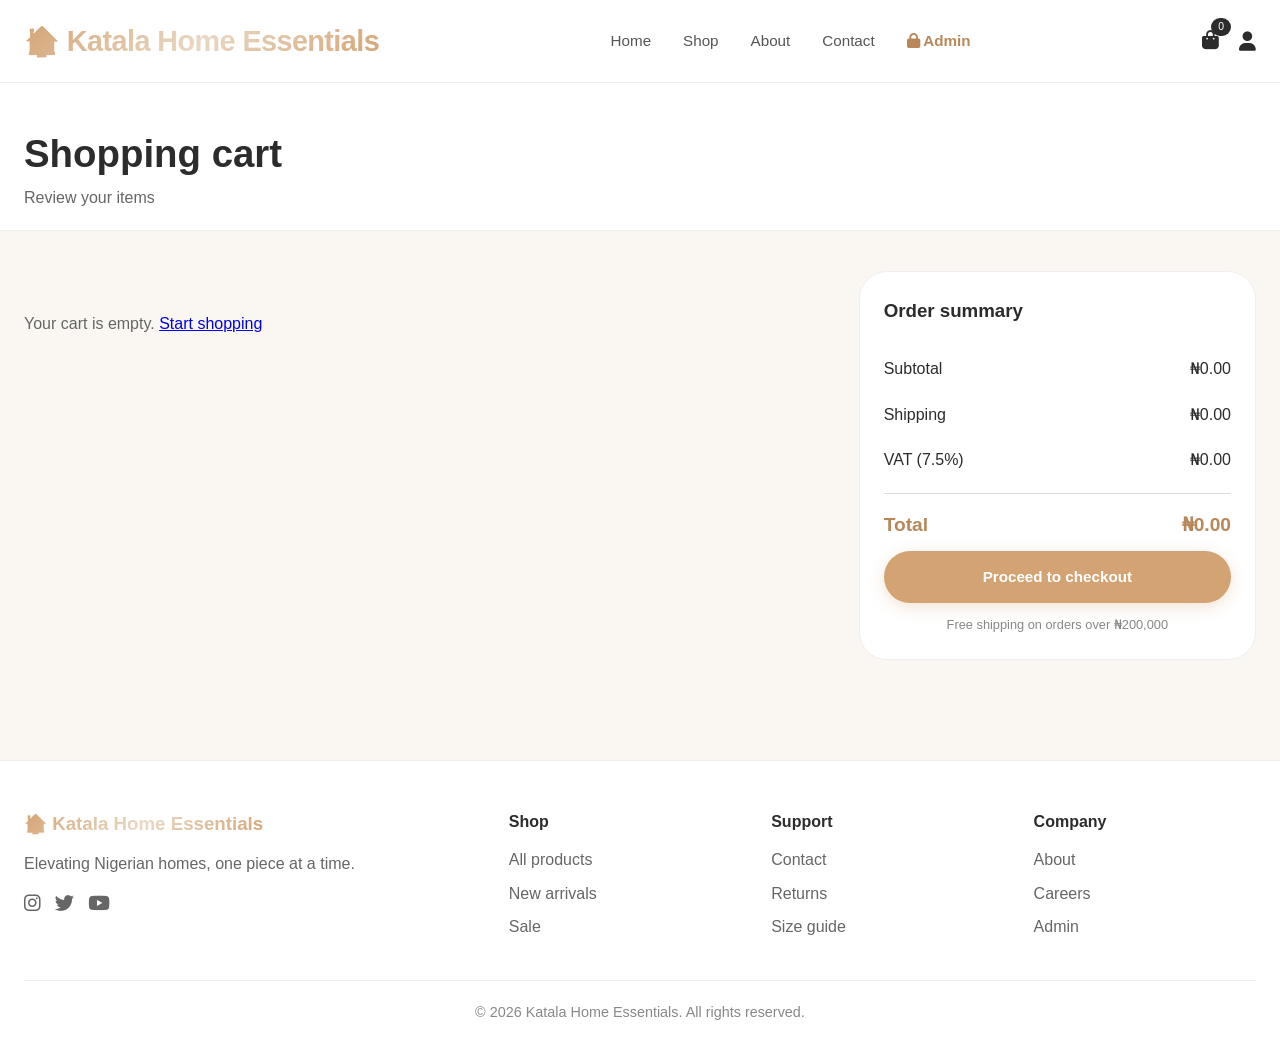
<file: cart.html>
<!DOCTYPE html>
<html lang="en">
<head>
    <meta charset="UTF-8" />
    <meta name="viewport" content="width=device-width, initial-scale=1.0" />
    <title>Cart · Katala Home Essentials</title>
    <link rel="stylesheet" href="css/style.css" />
    <link rel="stylesheet" href="css/responsive.css" />
    <link rel="stylesheet" href="https://cdnjs.cloudflare.com/ajax/libs/font-awesome/6.0.0-beta3/css/all.min.css" />
</head>
<body>
    <header class="header">
        <div class="container">
            <nav class="navbar">
                <div class="logo">
                    <a href="index.html">
                        <span class="logo-text">🏠 Katala Home Essentials</span>
                    </a>
                </div>
                <ul class="nav-links" id="navLinks">
                    <li><a href="index.html">Home</a></li>
                    <li><a href="products.html">Shop</a></li>
                    <li><a href="about.html">About</a></li>
                    <li><a href="contact.html">Contact</a></li>
                    <li><a href="admin/login.html" style="color: var(--gold-dark); font-weight: 600;"><i class="fas fa-lock"></i> Admin</a></li>
                </ul>
                <div class="nav-actions">
                    <a href="cart.html"><i class="fas fa-shopping-bag"></i> <span class="cart-count">0</span></a>
                    <i class="fas fa-user"></i>
                    <i class="fas fa-bars" id="menuToggle"></i>
                </div>
            </nav>
        </div>
    </header>

    <section class="page-header">
        <div class="container">
            <h1>Shopping cart</h1>
            <p>Review your items</p>
        </div>
    </section>

    <section class="cart-page">
        <div class="container">
            <div class="cart-grid">
                <div class="cart-items" id="cartItems">
                    <p class="empty-cart">Your cart is empty. <a href="products.html">Start shopping</a></p>
                </div>
                <div class="cart-summary">
                    <h3>Order summary</h3>
                    <div class="summary-row"><span>Subtotal</span><span id="subtotal">₦0.00</span></div>
                    <div class="summary-row"><span>Shipping</span><span id="shipping">₦0.00</span></div>
                    <div class="summary-row"><span>VAT (7.5%)</span><span id="tax">₦0.00</span></div>
                    <div class="summary-row total"><span>Total</span><span id="total">₦0.00</span></div>
                    <a href="checkout.html" class="btn btn-primary" style="width:100%;text-align:center;">Proceed to checkout</a>
                    <p style="margin-top:12px;font-size:0.8rem;color:#888;text-align:center;">Free shipping on orders over ₦200,000</p>
                </div>
            </div>
        </div>
    </section>

    <footer class="footer">
        <div class="container">
            <div class="footer-grid">
                <div class="footer-col">
                    <h3 style="display:flex;align-items:center;gap:8px;">
                        <span style="background:var(--gold-gradient);-webkit-background-clip:text;-webkit-text-fill-color:transparent;font-weight:800;">🏠 Katala Home Essentials</span>
                    </h3>
                    <p>Elevating Nigerian homes, one piece at a time.</p>
                    <div class="socials">
                        <a href="#"><i class="fab fa-instagram"></i></a>
                        <a href="#"><i class="fab fa-twitter"></i></a>
                        <a href="#"><i class="fab fa-youtube"></i></a>
                    </div>
                </div>
                <div class="footer-col"><h4>Shop</h4><a href="products.html">All products</a><a href="#">New arrivals</a><a href="#">Sale</a></div>
                <div class="footer-col"><h4>Support</h4><a href="contact.html">Contact</a><a href="#">Returns</a><a href="#">Size guide</a></div>
                <div class="footer-col"><h4>Company</h4><a href="about.html">About</a><a href="#">Careers</a><a href="admin/login.html">Admin</a></div>
            </div>
            <div class="footer-bottom"><p>&copy; 2026 Katala Home Essentials. All rights reserved.</p></div>
        </div>
    </footer>

    <script src="js/app.js"></script>
    <script src="js/products.js"></script>
</body>
</html>
</file>
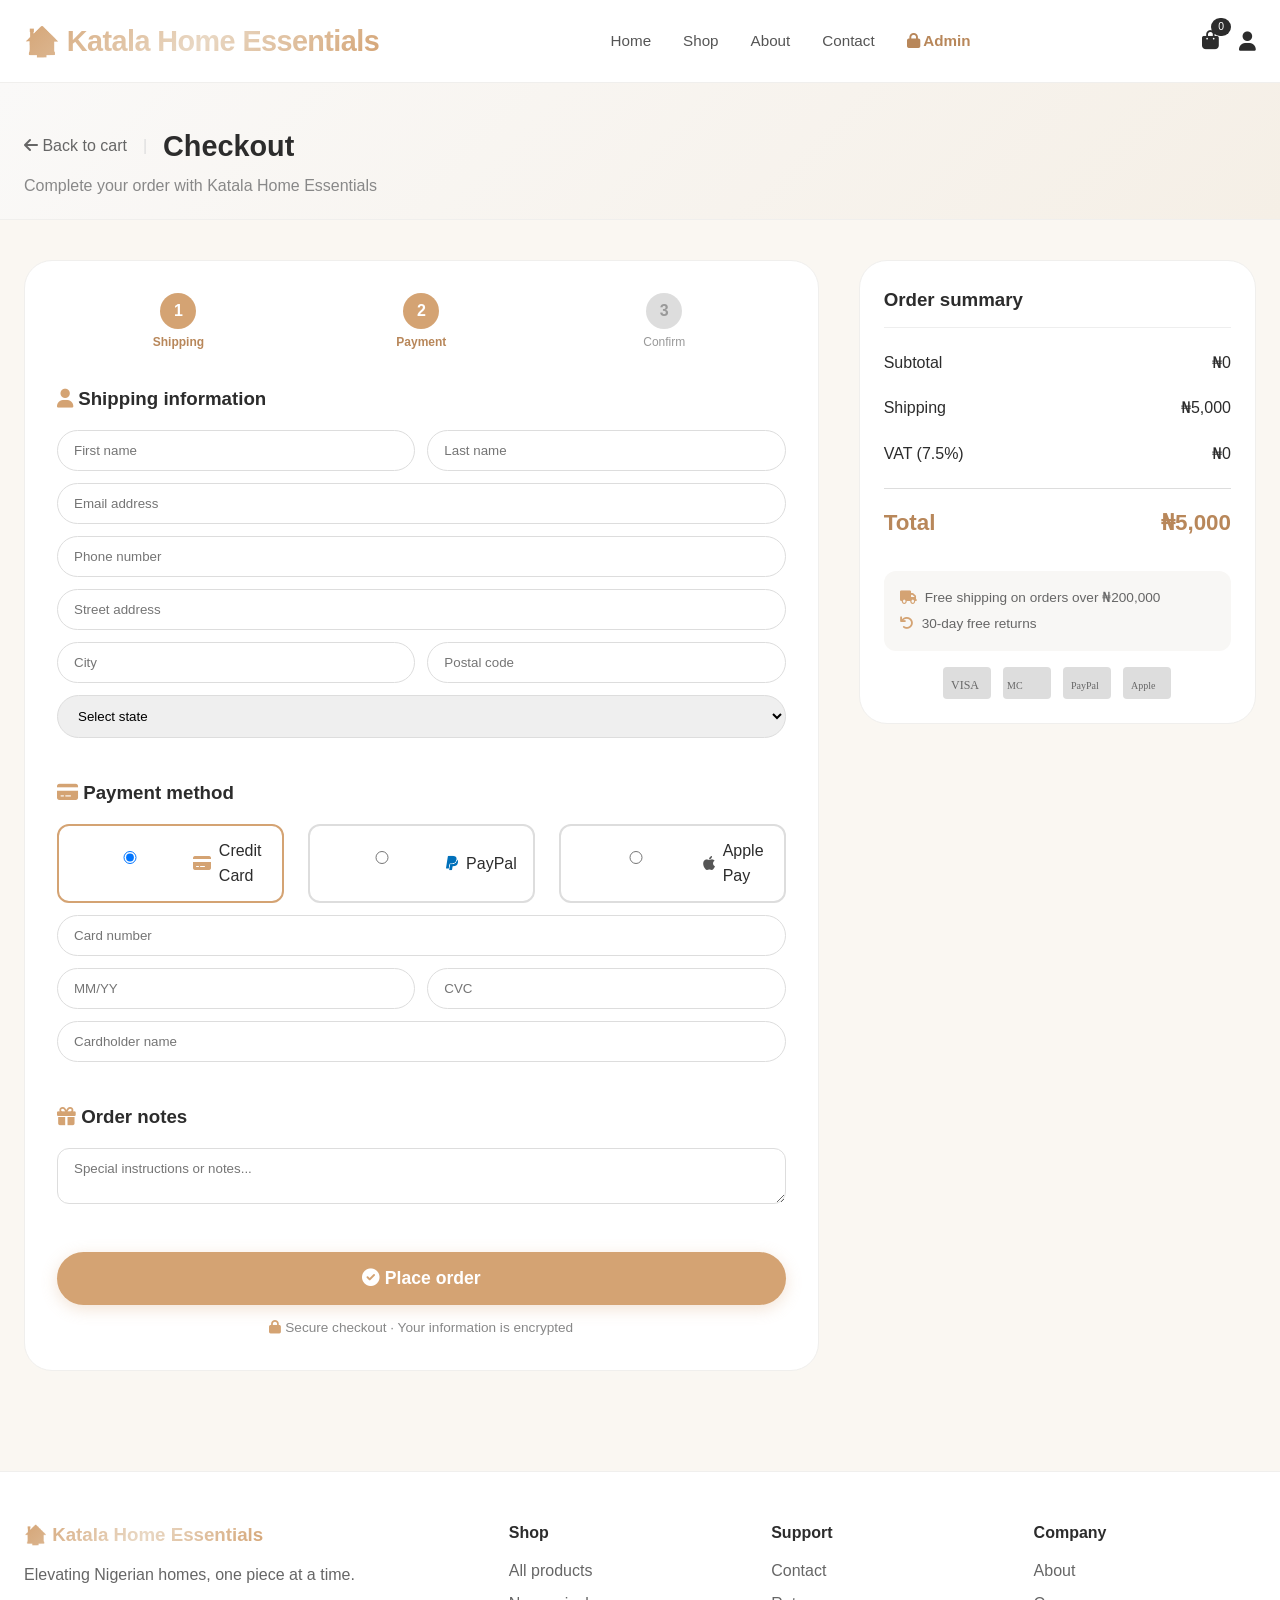
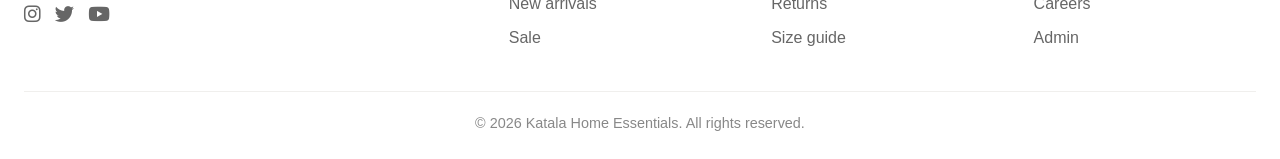
<file: checkout.html>
<!DOCTYPE html>
<html lang="en">
<head>
    <meta charset="UTF-8" />
    <meta name="viewport" content="width=device-width, initial-scale=1.0" />
    <title>Checkout · Katala Home Essentials</title>
    <link rel="stylesheet" href="css/style.css" />
    <link rel="stylesheet" href="css/responsive.css" />
    <link rel="stylesheet" href="https://cdnjs.cloudflare.com/ajax/libs/font-awesome/6.0.0-beta3/css/all.min.css" />
</head>
<body>
    <header class="header">
        <div class="container">
            <nav class="navbar">
                <div class="logo">
                    <a href="index.html">
                        <span class="logo-text">🏠 Katala Home Essentials</span>
                    </a>
                </div>
                <ul class="nav-links" id="navLinks">
                    <li><a href="index.html">Home</a></li>
                    <li><a href="products.html">Shop</a></li>
                    <li><a href="about.html">About</a></li>
                    <li><a href="contact.html">Contact</a></li>
                    <li><a href="admin/login.html" style="color: var(--gold-dark); font-weight: 600;"><i class="fas fa-lock"></i> Admin</a></li>
                </ul>
                <div class="nav-actions">
                    <a href="cart.html"><i class="fas fa-shopping-bag"></i> <span class="cart-count">0</span></a>
                    <i class="fas fa-user"></i>
                    <i class="fas fa-bars" id="menuToggle"></i>
                </div>
            </nav>
        </div>
    </header>

    <section class="page-header" style="background: linear-gradient(135deg, #faf9f8 0%, #f5efe6 100%);">
        <div class="container">
            <div style="display: flex; align-items: center; gap: 16px;">
                <a href="cart.html" style="color: #666; text-decoration: none;"><i class="fas fa-arrow-left"></i> Back to cart</a>
                <span style="color: #ddd;">|</span>
                <h1 style="font-size: 1.8rem; margin: 0;">Checkout</h1>
            </div>
            <p style="color: #888; margin-top: 4px;">Complete your order with Katala Home Essentials</p>
        </div>
    </section>

    <section class="checkout-page">
        <div class="container">
            <div class="checkout-grid">
                <form class="checkout-form" id="checkoutForm">
                    <!-- Progress Steps -->
                    <div style="display: flex; justify-content: space-between; margin-bottom: 32px; position: relative;">
                        <div style="text-align: center; flex: 1; position: relative;">
                            <div style="width: 36px; height: 36px; background: var(--gold); color: white; border-radius: 50%; display: inline-flex; align-items: center; justify-content: center; font-weight: 700; margin-bottom: 4px;">1</div>
                            <p style="font-size: 0.75rem; color: var(--gold-dark); font-weight: 600;">Shipping</p>
                        </div>
                        <div style="text-align: center; flex: 1; position: relative;">
                            <div style="width: 36px; height: 36px; background: var(--gold); color: white; border-radius: 50%; display: inline-flex; align-items: center; justify-content: center; font-weight: 700; margin-bottom: 4px;">2</div>
                            <p style="font-size: 0.75rem; color: var(--gold-dark); font-weight: 600;">Payment</p>
                        </div>
                        <div style="text-align: center; flex: 1; position: relative;">
                            <div style="width: 36px; height: 36px; background: #ddd; color: #999; border-radius: 50%; display: inline-flex; align-items: center; justify-content: center; font-weight: 700; margin-bottom: 4px;">3</div>
                            <p style="font-size: 0.75rem; color: #999;">Confirm</p>
                        </div>
                    </div>

                    <div class="form-section">
                        <h3><i class="fas fa-user" style="color: var(--gold);"></i> Shipping information</h3>
                        <div class="form-row">
                            <input type="text" placeholder="First name" required />
                            <input type="text" placeholder="Last name" required />
                        </div>
                        <input type="email" placeholder="Email address" required />
                        <input type="tel" placeholder="Phone number" required />
                        <input type="text" placeholder="Street address" required />
                        <div class="form-row">
                            <input type="text" placeholder="City" required />
                            <input type="text" placeholder="Postal code" required />
                        </div>
                        <select required>
                            <option value="">Select state</option>
                            <option>Lagos</option>
                            <option>Abuja</option>
                            <option>Port Harcourt</option>
                            <option>Ibadan</option>
                            <option>Kano</option>
                            <option>Enugu</option>
                        </select>
                    </div>

                    <div class="form-section">
                        <h3><i class="fas fa-credit-card" style="color: var(--gold);"></i> Payment method</h3>
                        <div class="payment-options">
                            <label style="display:flex;align-items:center;gap:8px;padding:12px 16px;border:2px solid var(--gold);border-radius:12px;cursor:pointer;flex:1;">
                                <input type="radio" name="payment" value="card" checked /> 
                                <i class="fas fa-credit-card" style="color: var(--gold);"></i> Credit Card
                            </label>
                            <label style="display:flex;align-items:center;gap:8px;padding:12px 16px;border:2px solid #ddd;border-radius:12px;cursor:pointer;flex:1;">
                                <input type="radio" name="payment" value="paypal" /> 
                                <i class="fab fa-paypal" style="color: #0070ba;"></i> PayPal
                            </label>
                            <label style="display:flex;align-items:center;gap:8px;padding:12px 16px;border:2px solid #ddd;border-radius:12px;cursor:pointer;flex:1;">
                                <input type="radio" name="payment" value="apple" /> 
                                <i class="fab fa-apple" style="color: #555;"></i> Apple Pay
                            </label>
                        </div>
                        <input type="text" placeholder="Card number" />
                        <div class="form-row">
                            <input type="text" placeholder="MM/YY" />
                            <input type="text" placeholder="CVC" />
                        </div>
                        <input type="text" placeholder="Cardholder name" />
                    </div>

                    <div class="form-section">
                        <h3><i class="fas fa-gift" style="color: var(--gold);"></i> Order notes</h3>
                        <textarea placeholder="Special instructions or notes..." rows="2" style="width:100%;padding:12px 16px;border:1px solid #ddd;border-radius:12px;font-family:inherit;resize:vertical;"></textarea>
                    </div>

                    <button type="submit" class="btn btn-primary" style="width:100%; font-size: 1.1rem; padding: 16px;">
                        <i class="fas fa-check-circle"></i> Place order
                    </button>
                    <p style="text-align:center;margin-top:12px;font-size:0.85rem;color:#888;">
                        <i class="fas fa-lock" style="color: var(--gold);"></i> Secure checkout · Your information is encrypted
                    </p>
                </form>

                <div class="order-summary">
                    <h3>Order summary</h3>
                    <div id="checkoutItems"></div>
                    <div style="border-top: 1px solid #eee; margin: 12px 0; padding-top: 12px;">
                        <div class="summary-row"><span>Subtotal</span><span id="checkoutSubtotal">₦0.00</span></div>
                        <div class="summary-row"><span>Shipping</span><span id="checkoutShipping">₦0.00</span></div>
                        <div class="summary-row"><span>VAT (7.5%)</span><span id="checkoutTax">₦0.00</span></div>
                    </div>
                    <div class="summary-row total" style="font-size: 1.4rem;">
                        <span>Total</span>
                        <span id="checkoutTotal" style="color: var(--gold-dark);">₦0.00</span>
                    </div>
                    
                    <div style="margin-top: 20px; padding: 16px; background: #f8f7f5; border-radius: 12px;">
                        <p style="font-size: 0.85rem; color: #666; display: flex; align-items: center; gap: 8px;">
                            <i class="fas fa-truck" style="color: var(--gold);"></i> 
                            Free shipping on orders over ₦200,000
                        </p>
                        <p style="font-size: 0.85rem; color: #666; display: flex; align-items: center; gap: 8px; margin-top: 4px;">
                            <i class="fas fa-undo" style="color: var(--gold);"></i> 
                            30-day free returns
                        </p>
                    </div>

                    <div style="margin-top: 16px; display: flex; gap: 12px; justify-content: center;">
                        <img src="data:image/svg+xml;utf8,<svg xmlns='http://www.w3.org/2000/svg' width='48' height='32'><rect width='48' height='32' rx='4' fill='%23ddd'/><text x='8' y='22' font-size='12' fill='%23666'>VISA</text></svg>" alt="Visa" style="height: 32px;">
                        <img src="data:image/svg+xml;utf8,<svg xmlns='http://www.w3.org/2000/svg' width='48' height='32'><rect width='48' height='32' rx='4' fill='%23ddd'/><text x='4' y='22' font-size='10' fill='%23666'>MC</text></svg>" alt="Mastercard" style="height: 32px;">
                        <img src="data:image/svg+xml;utf8,<svg xmlns='http://www.w3.org/2000/svg' width='48' height='32'><rect width='48' height='32' rx='4' fill='%23ddd'/><text x='8' y='22' font-size='10' fill='%23666'>PayPal</text></svg>" alt="PayPal" style="height: 32px;">
                        <img src="data:image/svg+xml;utf8,<svg xmlns='http://www.w3.org/2000/svg' width='48' height='32'><rect width='48' height='32' rx='4' fill='%23ddd'/><text x='8' y='22' font-size='10' fill='%23666'>Apple</text></svg>" alt="Apple Pay" style="height: 32px;">
                    </div>
                </div>
            </div>
        </div>
    </section>

    <footer class="footer">
        <div class="container">
            <div class="footer-grid">
                <div class="footer-col">
                    <h3 style="display:flex;align-items:center;gap:8px;">
                        <span style="background:var(--gold-gradient);-webkit-background-clip:text;-webkit-text-fill-color:transparent;font-weight:800;">🏠 Katala Home Essentials</span>
                    </h3>
                    <p>Elevating Nigerian homes, one piece at a time.</p>
                    <div class="socials">
                        <a href="#"><i class="fab fa-instagram"></i></a>
                        <a href="#"><i class="fab fa-twitter"></i></a>
                        <a href="#"><i class="fab fa-youtube"></i></a>
                    </div>
                </div>
                <div class="footer-col"><h4>Shop</h4><a href="products.html">All products</a><a href="#">New arrivals</a><a href="#">Sale</a></div>
                <div class="footer-col"><h4>Support</h4><a href="contact.html">Contact</a><a href="#">Returns</a><a href="#">Size guide</a></div>
                <div class="footer-col"><h4>Company</h4><a href="about.html">About</a><a href="#">Careers</a><a href="admin/login.html">Admin</a></div>
            </div>
            <div class="footer-bottom"><p>&copy; 2026 Katala Home Essentials. All rights reserved.</p></div>
        </div>
    </footer>

    <script src="js/app.js"></script>
    <script src="js/products.js"></script>
</body>
</html>
</file>
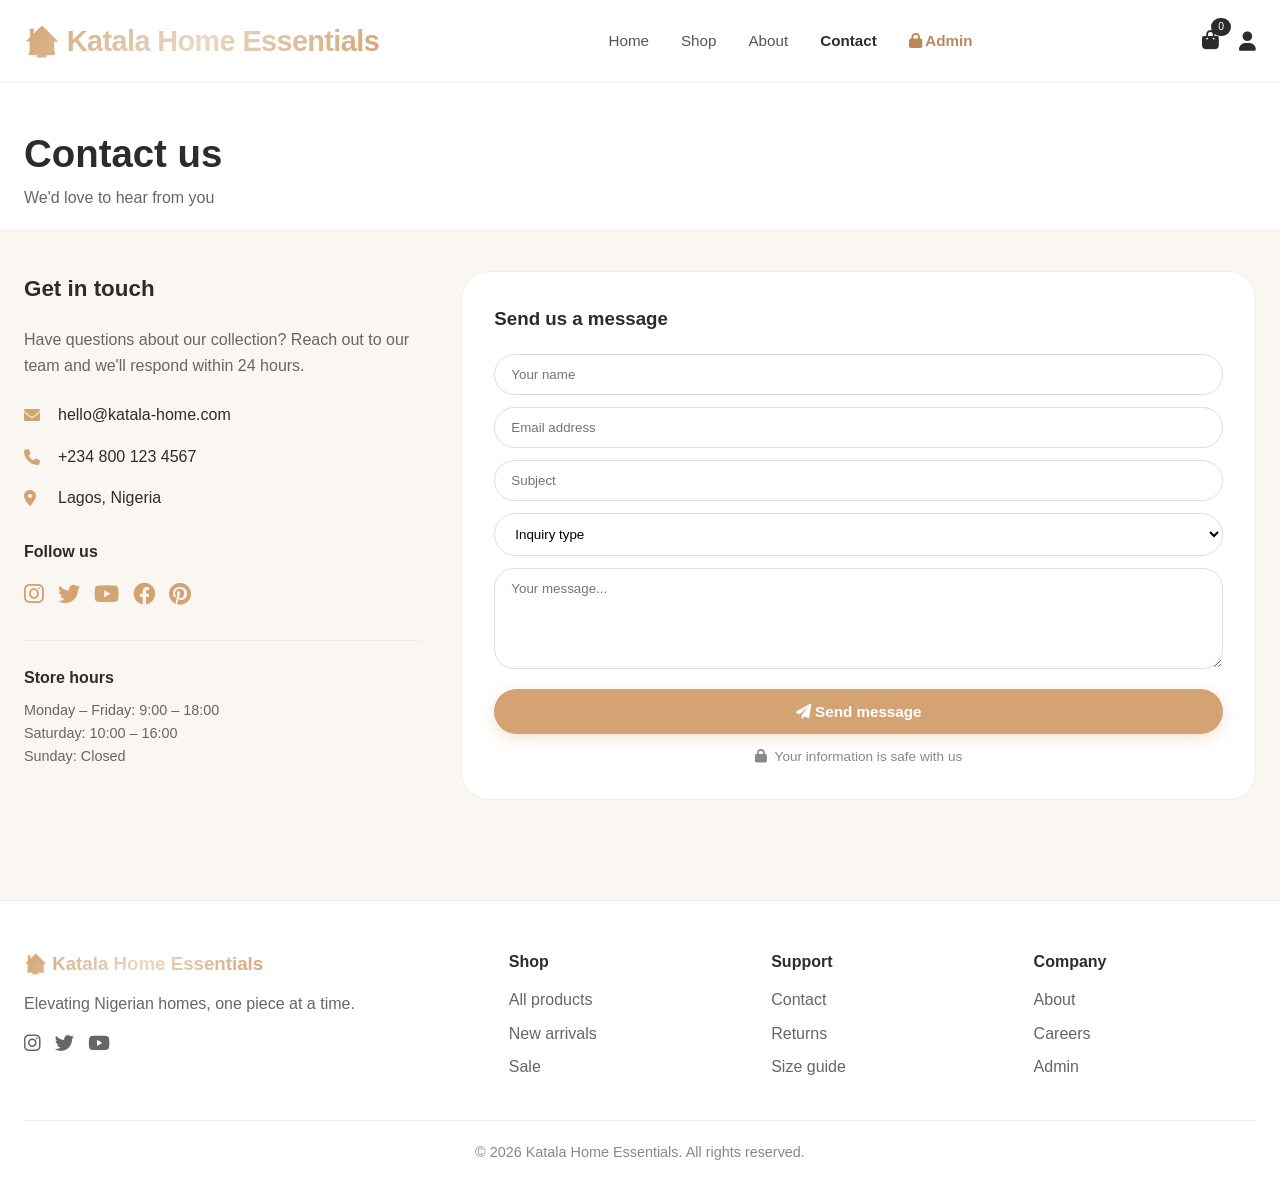
<file: contact.html>
<!DOCTYPE html>
<html lang="en">
<head>
    <meta charset="UTF-8" />
    <meta name="viewport" content="width=device-width, initial-scale=1.0" />
    <title>Contact · Katala Home Essentials</title>
    <link rel="stylesheet" href="css/style.css" />
    <link rel="stylesheet" href="css/responsive.css" />
    <link rel="stylesheet" href="https://cdnjs.cloudflare.com/ajax/libs/font-awesome/6.0.0-beta3/css/all.min.css" />
</head>
<body>
    <header class="header">
        <div class="container">
            <nav class="navbar">
                <div class="logo">
                    <a href="index.html">
                        <span class="logo-text">🏠 Katala Home Essentials</span>
                    </a>
                </div>
                <ul class="nav-links" id="navLinks">
                    <li><a href="index.html">Home</a></li>
                    <li><a href="products.html">Shop</a></li>
                    <li><a href="about.html">About</a></li>
                    <li><a href="contact.html" class="active">Contact</a></li>
                    <li><a href="admin/login.html" style="color: var(--gold-dark); font-weight: 600;"><i class="fas fa-lock"></i> Admin</a></li>
                </ul>
                <div class="nav-actions">
                    <a href="cart.html"><i class="fas fa-shopping-bag"></i> <span class="cart-count">0</span></a>
                    <i class="fas fa-user"></i>
                    <i class="fas fa-bars" id="menuToggle"></i>
                </div>
            </nav>
        </div>
    </header>

    <section class="page-header">
        <div class="container">
            <h1>Contact us</h1>
            <p>We'd love to hear from you</p>
        </div>
    </section>

    <section class="contact-page">
        <div class="container">
            <div class="contact-grid">
                <div class="contact-info">
                    <h3>Get in touch</h3>
                    <p style="color: #666; margin-bottom: 24px;">Have questions about our collection? Reach out to our team and we'll respond within 24 hours.</p>
                    
                    <div class="contact-item">
                        <i class="fas fa-envelope" style="color: var(--gold);"></i> 
                        <span>hello@katala-home.com</span>
                    </div>
                    <div class="contact-item">
                        <i class="fas fa-phone" style="color: var(--gold);"></i> 
                        <span>+234 800 123 4567</span>
                    </div>
                    <div class="contact-item">
                        <i class="fas fa-map-marker-alt" style="color: var(--gold);"></i> 
                        <span>Lagos, Nigeria</span>
                    </div>
                    
                    <div style="margin-top: 28px;">
                        <h4 style="margin-bottom: 12px;">Follow us</h4>
                        <div class="socials">
                            <a href="#" style="color: var(--gold); font-size: 1.4rem;"><i class="fab fa-instagram"></i></a>
                            <a href="#" style="color: var(--gold); font-size: 1.4rem;"><i class="fab fa-twitter"></i></a>
                            <a href="#" style="color: var(--gold); font-size: 1.4rem;"><i class="fab fa-youtube"></i></a>
                            <a href="#" style="color: var(--gold); font-size: 1.4rem;"><i class="fab fa-facebook"></i></a>
                            <a href="#" style="color: var(--gold); font-size: 1.4rem;"><i class="fab fa-pinterest"></i></a>
                        </div>
                    </div>
                    
                    <div style="margin-top: 28px; padding-top: 24px; border-top: 1px solid #eee;">
                        <h4 style="margin-bottom: 8px;">Store hours</h4>
                        <p style="color: #666; font-size: 0.9rem;">Monday – Friday: 9:00 – 18:00</p>
                        <p style="color: #666; font-size: 0.9rem;">Saturday: 10:00 – 16:00</p>
                        <p style="color: #666; font-size: 0.9rem;">Sunday: Closed</p>
                    </div>
                </div>
                
                <form class="contact-form" id="contactForm">
                    <h3 style="margin-bottom: 20px;">Send us a message</h3>
                    <input type="text" placeholder="Your name" required />
                    <input type="email" placeholder="Email address" required />
                    <input type="text" placeholder="Subject" />
                    <select style="width:100%;padding:12px 16px;border:1px solid #ddd;border-radius:60px;font-family:inherit;margin-bottom:12px;background:white;">
                        <option value="">Inquiry type</option>
                        <option>Product inquiry</option>
                        <option>Order status</option>
                        <option>Returns & exchanges</option>
                        <option>Partnership</option>
                        <option>Other</option>
                    </select>
                    <textarea placeholder="Your message..." rows="5" required></textarea>
                    <button type="submit" class="btn btn-primary" style="width:100%;">
                        <i class="fas fa-paper-plane"></i> Send message
                    </button>
                    <p style="margin-top:12px;font-size:0.85rem;color:#888;text-align:center;">
                        <i class="fas fa-lock" style="margin-right:4px;"></i> Your information is safe with us
                    </p>
                </form>
            </div>
        </div>
    </section>

    <footer class="footer">
        <div class="container">
            <div class="footer-grid">
                <div class="footer-col">
                    <h3 style="display:flex;align-items:center;gap:8px;">
                        <span style="background:var(--gold-gradient);-webkit-background-clip:text;-webkit-text-fill-color:transparent;font-weight:800;">🏠 Katala Home Essentials</span>
                    </h3>
                    <p>Elevating Nigerian homes, one piece at a time.</p>
                    <div class="socials">
                        <a href="#"><i class="fab fa-instagram"></i></a>
                        <a href="#"><i class="fab fa-twitter"></i></a>
                        <a href="#"><i class="fab fa-youtube"></i></a>
                    </div>
                </div>
                <div class="footer-col"><h4>Shop</h4><a href="products.html">All products</a><a href="#">New arrivals</a><a href="#">Sale</a></div>
                <div class="footer-col"><h4>Support</h4><a href="contact.html">Contact</a><a href="#">Returns</a><a href="#">Size guide</a></div>
                <div class="footer-col"><h4>Company</h4><a href="about.html">About</a><a href="#">Careers</a><a href="admin/login.html">Admin</a></div>
            </div>
            <div class="footer-bottom"><p>&copy; 2026 Katala Home Essentials. All rights reserved.</p></div>
        </div>
    </footer>

    <script src="js/app.js"></script>
    <script src="js/products.js"></script>
</body>
</html>
</file>
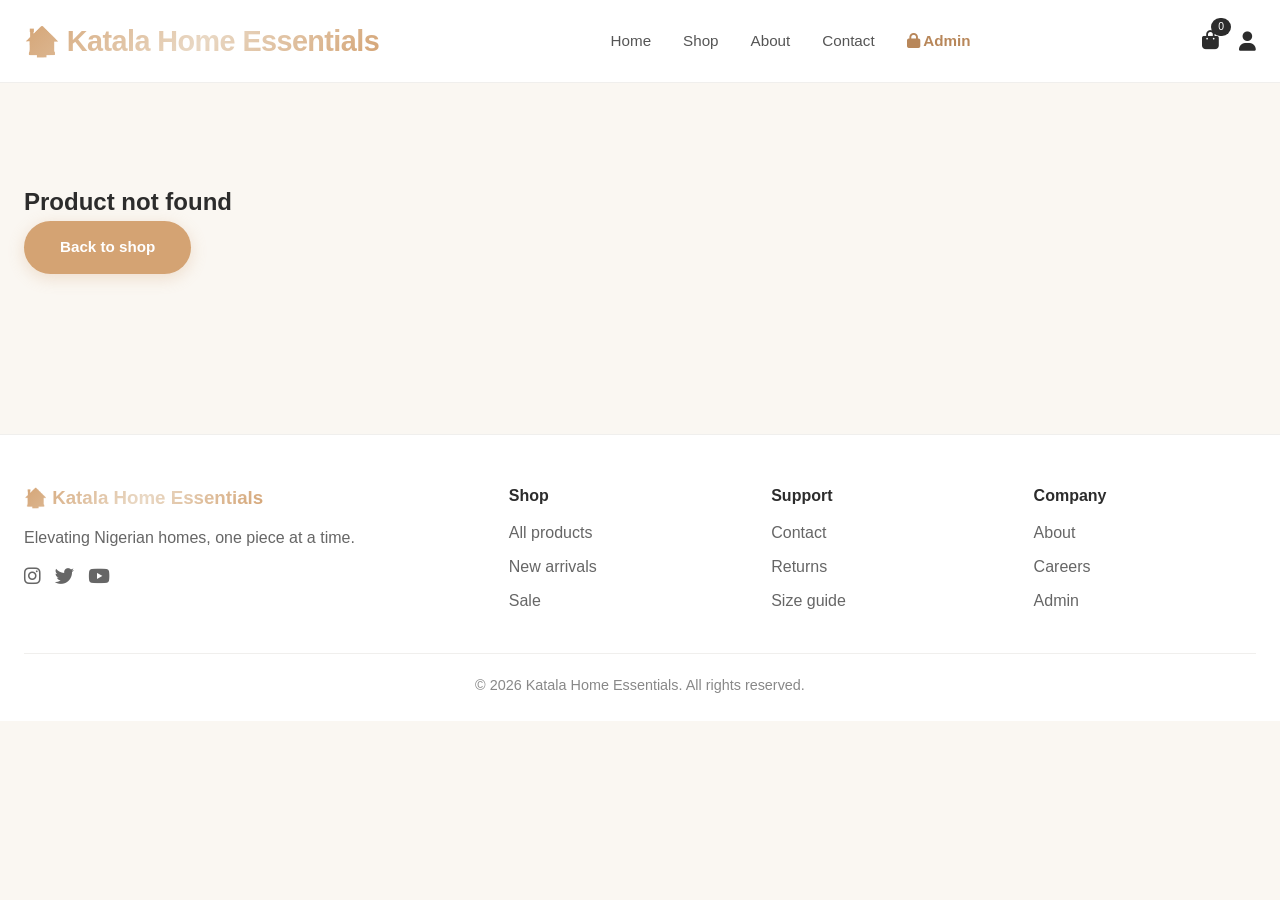
<file: show.html>
<!DOCTYPE html>
<html lang="en">
<head>
    <meta charset="UTF-8" />
    <meta name="viewport" content="width=device-width, initial-scale=1.0" />
    <title>Product · Katala Home Essentials</title>
    <link rel="stylesheet" href="css/style.css" />
    <link rel="stylesheet" href="css/responsive.css" />
    <link rel="stylesheet" href="https://cdnjs.cloudflare.com/ajax/libs/font-awesome/6.0.0-beta3/css/all.min.css" />
</head>
<body>
    <header class="header">
        <div class="container">
            <nav class="navbar">
                <div class="logo">
                    <a href="index.html">
                        <span class="logo-text">🏠 Katala Home Essentials</span>
                    </a>
                </div>
                <ul class="nav-links" id="navLinks">
                    <li><a href="index.html">Home</a></li>
                    <li><a href="products.html">Shop</a></li>
                    <li><a href="about.html">About</a></li>
                    <li><a href="contact.html">Contact</a></li>
                    <li><a href="admin/login.html" style="color: var(--gold-dark); font-weight: 600;"><i class="fas fa-lock"></i> Admin</a></li>
                </ul>
                <div class="nav-actions">
                    <a href="cart.html"><i class="fas fa-shopping-bag"></i> <span class="cart-count">0</span></a>
                    <i class="fas fa-user"></i>
                    <i class="fas fa-bars" id="menuToggle"></i>
                </div>
            </nav>
        </div>
    </header>

    <section class="product-detail">
        <div class="container">
            <div class="product-detail-grid" id="productDetail">
                <!-- dynamically loaded -->
            </div>
        </div>
    </section>

    <footer class="footer">
        <div class="container">
            <div class="footer-grid">
                <div class="footer-col">
                    <h3 style="display:flex;align-items:center;gap:8px;">
                        <span style="background:var(--gold-gradient);-webkit-background-clip:text;-webkit-text-fill-color:transparent;font-weight:800;">🏠 Katala Home Essentials</span>
                    </h3>
                    <p>Elevating Nigerian homes, one piece at a time.</p>
                    <div class="socials">
                        <a href="#"><i class="fab fa-instagram"></i></a>
                        <a href="#"><i class="fab fa-twitter"></i></a>
                        <a href="#"><i class="fab fa-youtube"></i></a>
                    </div>
                </div>
                <div class="footer-col"><h4>Shop</h4><a href="products.html">All products</a><a href="#">New arrivals</a><a href="#">Sale</a></div>
                <div class="footer-col"><h4>Support</h4><a href="contact.html">Contact</a><a href="#">Returns</a><a href="#">Size guide</a></div>
                <div class="footer-col"><h4>Company</h4><a href="about.html">About</a><a href="#">Careers</a><a href="admin/login.html">Admin</a></div>
            </div>
            <div class="footer-bottom"><p>&copy; 2026 Katala Home Essentials. All rights reserved.</p></div>
        </div>
    </footer>

    <script src="js/app.js"></script>
    <script src="js/products.js"></script>
</body>
</html>
</file>
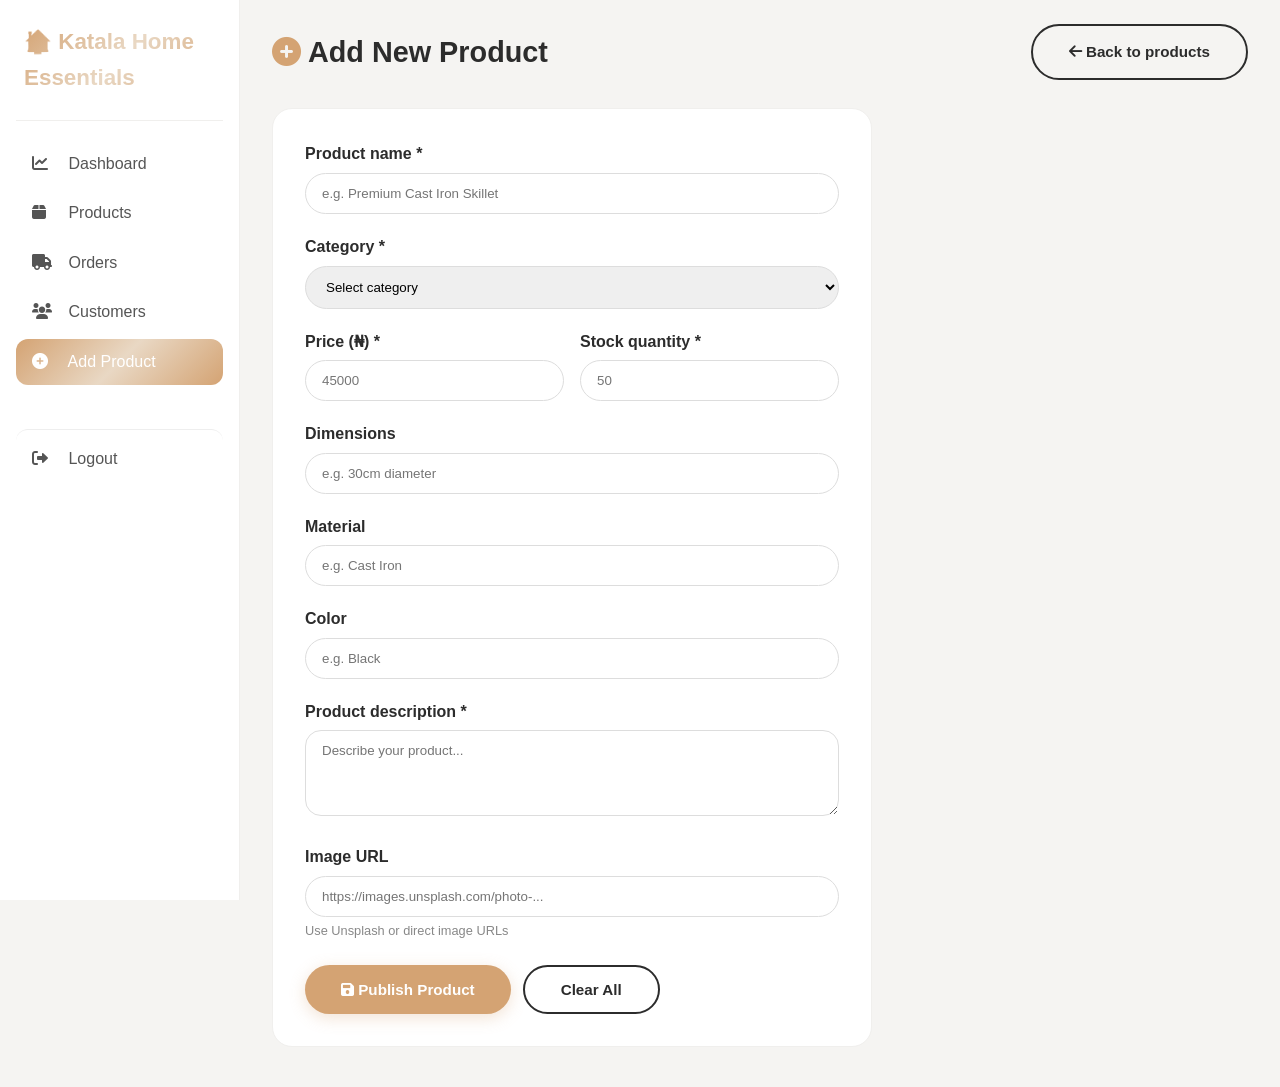
<file: admin/add-product.html>
<!DOCTYPE html>
<html lang="en">
<head>
    <meta charset="UTF-8" />
    <meta name="viewport" content="width=device-width, initial-scale=1.0" />
    <title>Add Product · Katala Home Essentials Admin</title>
    <link rel="stylesheet" href="../css/style.css" />
    <link rel="stylesheet" href="../css/admin.css" />
    <link rel="stylesheet" href="../css/responsive.css" />
    <link rel="stylesheet" href="https://cdnjs.cloudflare.com/ajax/libs/font-awesome/6.0.0-beta3/css/all.min.css" />
</head>
<body>
    <div class="admin-container">
        <aside class="admin-sidebar">
            <div class="admin-brand" style="display:flex;align-items:center;gap:8px;">
                <span style="background:var(--gold-gradient);-webkit-background-clip:text;-webkit-text-fill-color:transparent;font-weight:800;">🏠 Katala Home Essentials</span>
            </div>
            <nav class="admin-nav">
                <a href="dashboard.html"><i class="fas fa-chart-line"></i> Dashboard</a>
                <a href="products.html"><i class="fas fa-box"></i> Products</a>
                <a href="orders.html"><i class="fas fa-truck"></i> Orders</a>
                <a href="customers.html"><i class="fas fa-users"></i> Customers</a>
                <a href="add-product.html" class="active"><i class="fas fa-plus-circle"></i> Add Product</a>
                <a href="../index.html" style="margin-top:40px;border-top:1px solid #eee;padding-top:16px;"><i class="fas fa-sign-out-alt"></i> Logout</a>
            </nav>
        </aside>
        <main class="admin-main">
            <header class="admin-header">
                <h1><i class="fas fa-plus-circle" style="color: var(--gold);"></i> Add New Product</h1>
                <a href="products.html" class="btn btn-outline"><i class="fas fa-arrow-left"></i> Back to products</a>
            </header>

            <div class="admin-form-container">
                <form class="admin-form" id="addProductForm">
                    <div class="form-group">
                        <label>Product name *</label>
                        <input type="text" placeholder="e.g. Premium Cast Iron Skillet" required />
                    </div>
                    
                    <div class="form-group">
                        <label>Category *</label>
                        <select required>
                            <option value="">Select category</option>
                            <option value="cookware">Cookware</option>
                            <option value="kitchen-tools">Kitchen Tools</option>
                            <option value="home-decor">Home Decor</option>
                            <option value="furniture">Furniture</option>
                        </select>
                    </div>

                    <div class="form-row" style="display:grid;grid-template-columns:1fr 1fr;gap:16px;">
                        <div class="form-group">
                            <label>Price (₦) *</label>
                            <input type="number" placeholder="45000" required />
                        </div>
                        <div class="form-group">
                            <label>Stock quantity *</label>
                            <input type="number" placeholder="50" required />
                        </div>
                    </div>

                    <div class="form-group">
                        <label>Dimensions</label>
                        <input type="text" placeholder="e.g. 30cm diameter" />
                    </div>

                    <div class="form-group">
                        <label>Material</label>
                        <input type="text" placeholder="e.g. Cast Iron" />
                    </div>

                    <div class="form-group">
                        <label>Color</label>
                        <input type="text" placeholder="e.g. Black" />
                    </div>

                    <div class="form-group">
                        <label>Product description *</label>
                        <textarea placeholder="Describe your product..." rows="4" required style="width:100%;padding:12px 16px;border:1px solid #ddd;border-radius:16px;font-family:inherit;resize:vertical;"></textarea>
                    </div>

                    <div class="form-group">
                        <label>Image URL</label>
                        <input type="text" placeholder="https://images.unsplash.com/photo-..." />
                        <p style="font-size:0.8rem;color:#888;margin-top:4px;">Use Unsplash or direct image URLs</p>
                    </div>

                    <div class="form-actions">
                        <button type="submit" class="btn btn-primary"><i class="fas fa-save"></i> Publish Product</button>
                        <button type="reset" class="btn btn-outline">Clear All</button>
                    </div>
                </form>
            </div>
        </main>
    </div>
    <script src="../js/admin.js"></script>
</body>
</html>
</file>
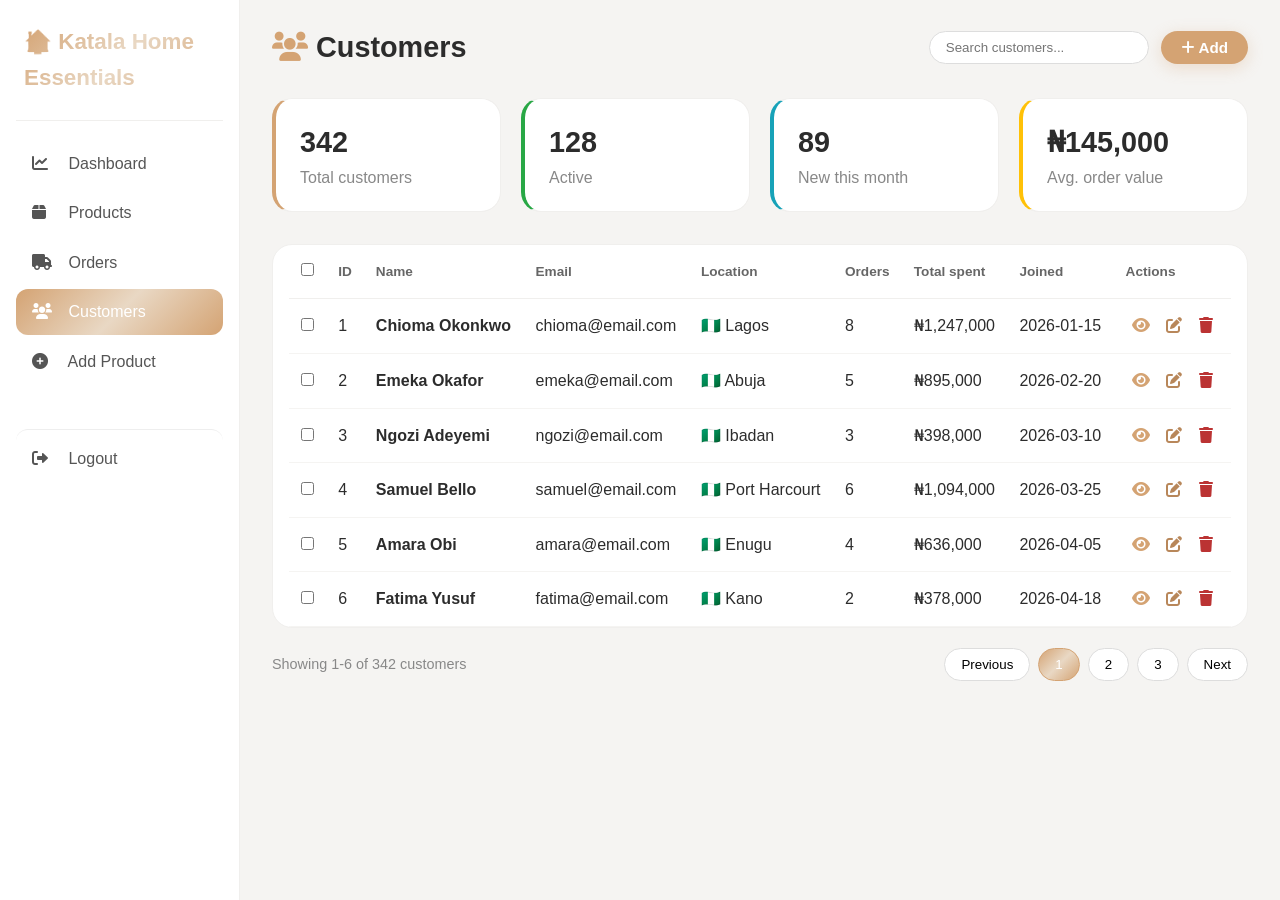
<file: admin/customers.html>
<!DOCTYPE html>
<html lang="en">
<head>
    <meta charset="UTF-8" />
    <meta name="viewport" content="width=device-width, initial-scale=1.0" />
    <title>Customers · Katala Home Essentials Admin</title>
    <link rel="stylesheet" href="../css/style.css" />
    <link rel="stylesheet" href="../css/admin.css" />
    <link rel="stylesheet" href="../css/responsive.css" />
    <link rel="stylesheet" href="https://cdnjs.cloudflare.com/ajax/libs/font-awesome/6.0.0-beta3/css/all.min.css" />
</head>
<body>
    <div class="admin-container">
        <aside class="admin-sidebar">
            <div class="admin-brand" style="display:flex;align-items:center;gap:8px;">
                <span style="background:var(--gold-gradient);-webkit-background-clip:text;-webkit-text-fill-color:transparent;font-weight:800;">🏠 Katala Home Essentials</span>
            </div>
            <nav class="admin-nav">
                <a href="dashboard.html"><i class="fas fa-chart-line"></i> Dashboard</a>
                <a href="products.html"><i class="fas fa-box"></i> Products</a>
                <a href="orders.html"><i class="fas fa-truck"></i> Orders</a>
                <a href="customers.html" class="active"><i class="fas fa-users"></i> Customers</a>
                <a href="add-product.html"><i class="fas fa-plus-circle"></i> Add Product</a>
                <a href="../index.html" style="margin-top:40px;border-top:1px solid #eee;padding-top:16px;"><i class="fas fa-sign-out-alt"></i> Logout</a>
            </nav>
        </aside>
        <main class="admin-main">
            <header class="admin-header">
                <h1><i class="fas fa-users" style="color: var(--gold);"></i> Customers</h1>
                <div style="display:flex;gap:12px;align-items:center;">
                    <input type="text" placeholder="Search customers..." style="padding:8px 16px;border-radius:60px;border:1px solid #ddd;width:220px;" />
                    <button class="btn btn-primary" style="padding:8px 20px;"><i class="fas fa-plus"></i> Add</button>
                </div>
            </header>

            <!-- Customer Stats -->
            <div class="admin-stats" style="grid-template-columns: repeat(4, 1fr);">
                <div class="stat-card" style="border-left: 4px solid var(--gold);">
                    <h3>342</h3>
                    <p>Total customers</p>
                </div>
                <div class="stat-card" style="border-left: 4px solid #28a745;">
                    <h3>128</h3>
                    <p>Active</p>
                </div>
                <div class="stat-card" style="border-left: 4px solid #17a2b8;">
                    <h3>89</h3>
                    <p>New this month</p>
                </div>
                <div class="stat-card" style="border-left: 4px solid #ffc107;">
                    <h3>₦145,000</h3>
                    <p>Avg. order value</p>
                </div>
            </div>

            <div class="admin-table-wrapper">
                <table class="admin-table">
                    <thead>
                        <tr>
                            <th><input type="checkbox" /></th>
                            <th>ID</th>
                            <th>Name</th>
                            <th>Email</th>
                            <th>Location</th>
                            <th>Orders</th>
                            <th>Total spent</th>
                            <th>Joined</th>
                            <th>Actions</th>
                        </tr>
                    </thead>
                    <tbody>
                        <tr>
                            <td><input type="checkbox" /></td>
                            <td>1</td>
                            <td><strong>Chioma Okonkwo</strong></td>
                            <td>chioma@email.com</td>
                            <td>🇳🇬 Lagos</td>
                            <td>8</td>
                            <td>₦1,247,000</td>
                            <td>2026-01-15</td>
                            <td><i class="fas fa-eye" style="color:var(--gold);"></i> <i class="fas fa-edit"></i> <i class="fas fa-trash" style="color:#b33;"></i></td>
                        </tr>
                        <tr>
                            <td><input type="checkbox" /></td>
                            <td>2</td>
                            <td><strong>Emeka Okafor</strong></td>
                            <td>emeka@email.com</td>
                            <td>🇳🇬 Abuja</td>
                            <td>5</td>
                            <td>₦895,000</td>
                            <td>2026-02-20</td>
                            <td><i class="fas fa-eye" style="color:var(--gold);"></i> <i class="fas fa-edit"></i> <i class="fas fa-trash" style="color:#b33;"></i></td>
                        </tr>
                        <tr>
                            <td><input type="checkbox" /></td>
                            <td>3</td>
                            <td><strong>Ngozi Adeyemi</strong></td>
                            <td>ngozi@email.com</td>
                            <td>🇳🇬 Ibadan</td>
                            <td>3</td>
                            <td>₦398,000</td>
                            <td>2026-03-10</td>
                            <td><i class="fas fa-eye" style="color:var(--gold);"></i> <i class="fas fa-edit"></i> <i class="fas fa-trash" style="color:#b33;"></i></td>
                        </tr>
                        <tr>
                            <td><input type="checkbox" /></td>
                            <td>4</td>
                            <td><strong>Samuel Bello</strong></td>
                            <td>samuel@email.com</td>
                            <td>🇳🇬 Port Harcourt</td>
                            <td>6</td>
                            <td>₦1,094,000</td>
                            <td>2026-03-25</td>
                            <td><i class="fas fa-eye" style="color:var(--gold);"></i> <i class="fas fa-edit"></i> <i class="fas fa-trash" style="color:#b33;"></i></td>
                        </tr>
                        <tr>
                            <td><input type="checkbox" /></td>
                            <td>5</td>
                            <td><strong>Amara Obi</strong></td>
                            <td>amara@email.com</td>
                            <td>🇳🇬 Enugu</td>
                            <td>4</td>
                            <td>₦636,000</td>
                            <td>2026-04-05</td>
                            <td><i class="fas fa-eye" style="color:var(--gold);"></i> <i class="fas fa-edit"></i> <i class="fas fa-trash" style="color:#b33;"></i></td>
                        </tr>
                        <tr>
                            <td><input type="checkbox" /></td>
                            <td>6</td>
                            <td><strong>Fatima Yusuf</strong></td>
                            <td>fatima@email.com</td>
                            <td>🇳🇬 Kano</td>
                            <td>2</td>
                            <td>₦378,000</td>
                            <td>2026-04-18</td>
                            <td><i class="fas fa-eye" style="color:var(--gold);"></i> <i class="fas fa-edit"></i> <i class="fas fa-trash" style="color:#b33;"></i></td>
                        </tr>
                    </tbody>
                </table>
            </div>

            <!-- Pagination -->
            <div style="display:flex;justify-content:space-between;align-items:center;margin-top:20px;">
                <p style="color:#888;font-size:0.9rem;">Showing 1-6 of 342 customers</p>
                <div style="display:flex;gap:8px;">
                    <button style="padding:8px 16px;border:1px solid #ddd;border-radius:60px;background:white;cursor:pointer;">Previous</button>
                    <button style="padding:8px 16px;border:1px solid var(--gold);border-radius:60px;background:var(--gold);color:white;cursor:pointer;">1</button>
                    <button style="padding:8px 16px;border:1px solid #ddd;border-radius:60px;background:white;cursor:pointer;">2</button>
                    <button style="padding:8px 16px;border:1px solid #ddd;border-radius:60px;background:white;cursor:pointer;">3</button>
                    <button style="padding:8px 16px;border:1px solid #ddd;border-radius:60px;background:white;cursor:pointer;">Next</button>
                </div>
            </div>
        </main>
    </div>
    <script src="../js/admin.js"></script>
</body>
</html>
</file>
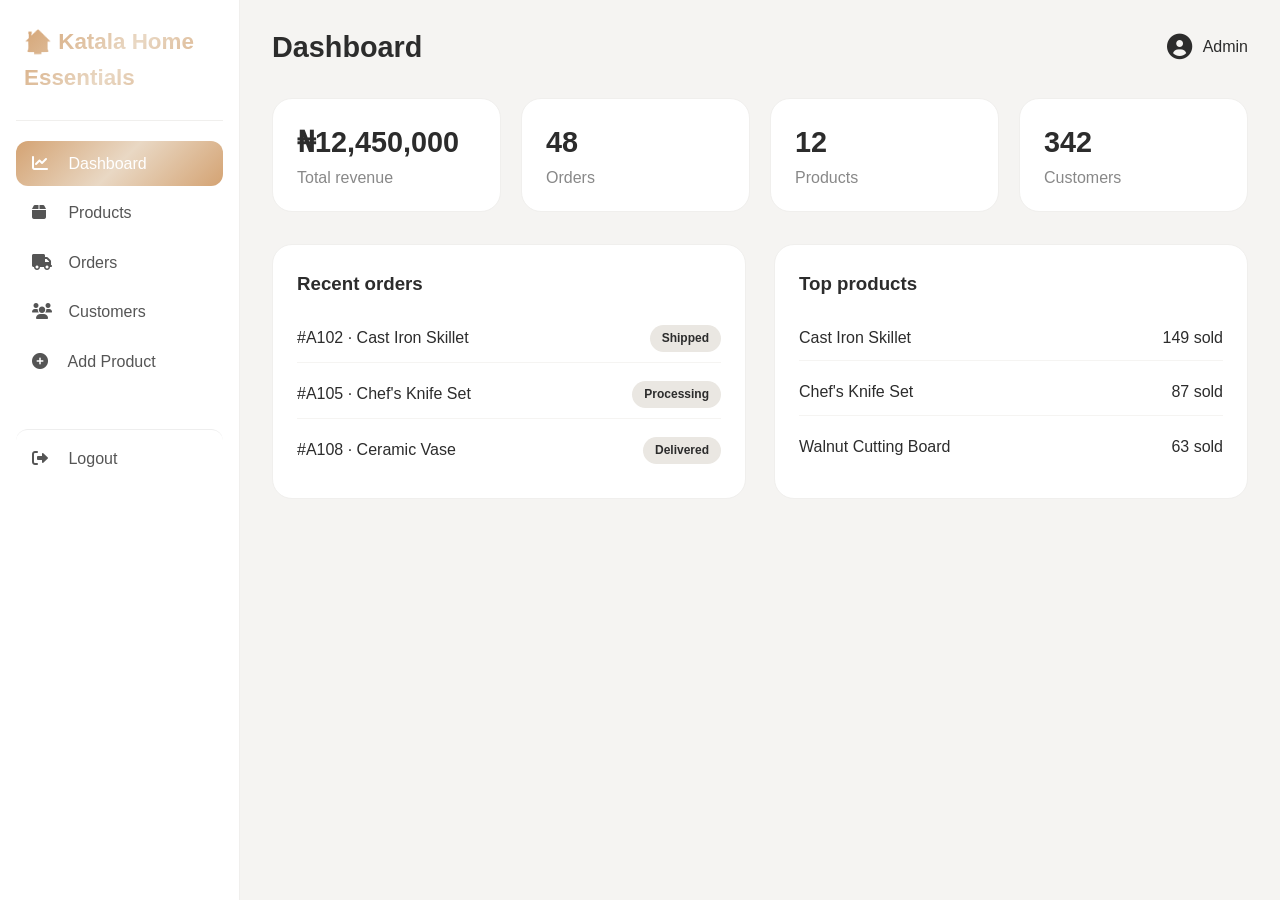
<file: admin/dashboard.html>
<!DOCTYPE html>
<html lang="en">
<head>
    <meta charset="UTF-8" />
    <meta name="viewport" content="width=device-width, initial-scale=1.0" />
    <title>Dashboard · Katala Home Essentials Admin</title>
    <link rel="stylesheet" href="../css/style.css" />
    <link rel="stylesheet" href="../css/admin.css" />
    <link rel="stylesheet" href="../css/responsive.css" />
    <link rel="stylesheet" href="https://cdnjs.cloudflare.com/ajax/libs/font-awesome/6.0.0-beta3/css/all.min.css" />
</head>
<body>
    <div class="admin-container">
        <aside class="admin-sidebar">
            <div class="admin-brand" style="display:flex;align-items:center;gap:8px;">
                <span style="background:var(--gold-gradient);-webkit-background-clip:text;-webkit-text-fill-color:transparent;font-weight:800;">🏠 Katala Home Essentials</span>
            </div>
            <nav class="admin-nav">
                <a href="dashboard.html" class="active"><i class="fas fa-chart-line"></i> Dashboard</a>
                <a href="products.html"><i class="fas fa-box"></i> Products</a>
                <a href="orders.html"><i class="fas fa-truck"></i> Orders</a>
                <a href="customers.html"><i class="fas fa-users"></i> Customers</a>
                <a href="add-product.html"><i class="fas fa-plus-circle"></i> Add Product</a>
                <a href="../index.html" style="margin-top:40px;border-top:1px solid #eee;padding-top:16px;"><i class="fas fa-sign-out-alt"></i> Logout</a>
            </nav>
        </aside>
        <main class="admin-main">
            <header class="admin-header">
                <h1>Dashboard</h1>
                <div class="admin-user"><i class="fas fa-user-circle"></i> Admin</div>
            </header>
            
            <!-- Stats -->
            <div class="admin-stats">
                <div class="stat-card"><h3>₦12,450,000</h3><p>Total revenue</p></div>
                <div class="stat-card"><h3>48</h3><p>Orders</p></div>
                <div class="stat-card"><h3>12</h3><p>Products</p></div>
                <div class="stat-card"><h3>342</h3><p>Customers</p></div>
            </div>
            
            <!-- Recent Orders & Top Products -->
            <div class="admin-content-grid">
                <div class="admin-card">
                    <h3>Recent orders</h3>
                    <div class="admin-list">
                        <div class="admin-item"><span>#A102 · Cast Iron Skillet</span><span class="badge">Shipped</span></div>
                        <div class="admin-item"><span>#A105 · Chef's Knife Set</span><span class="badge">Processing</span></div>
                        <div class="admin-item"><span>#A108 · Ceramic Vase</span><span class="badge">Delivered</span></div>
                    </div>
                </div>
                <div class="admin-card">
                    <h3>Top products</h3>
                    <div class="admin-list">
                        <div class="admin-item"><span>Cast Iron Skillet</span><span>149 sold</span></div>
                        <div class="admin-item"><span>Chef's Knife Set</span><span>87 sold</span></div>
                        <div class="admin-item"><span>Walnut Cutting Board</span><span>63 sold</span></div>
                    </div>
                </div>
            </div>
        </main>
    </div>
    <script src="../js/admin.js"></script>
</body>
</html>
</file>
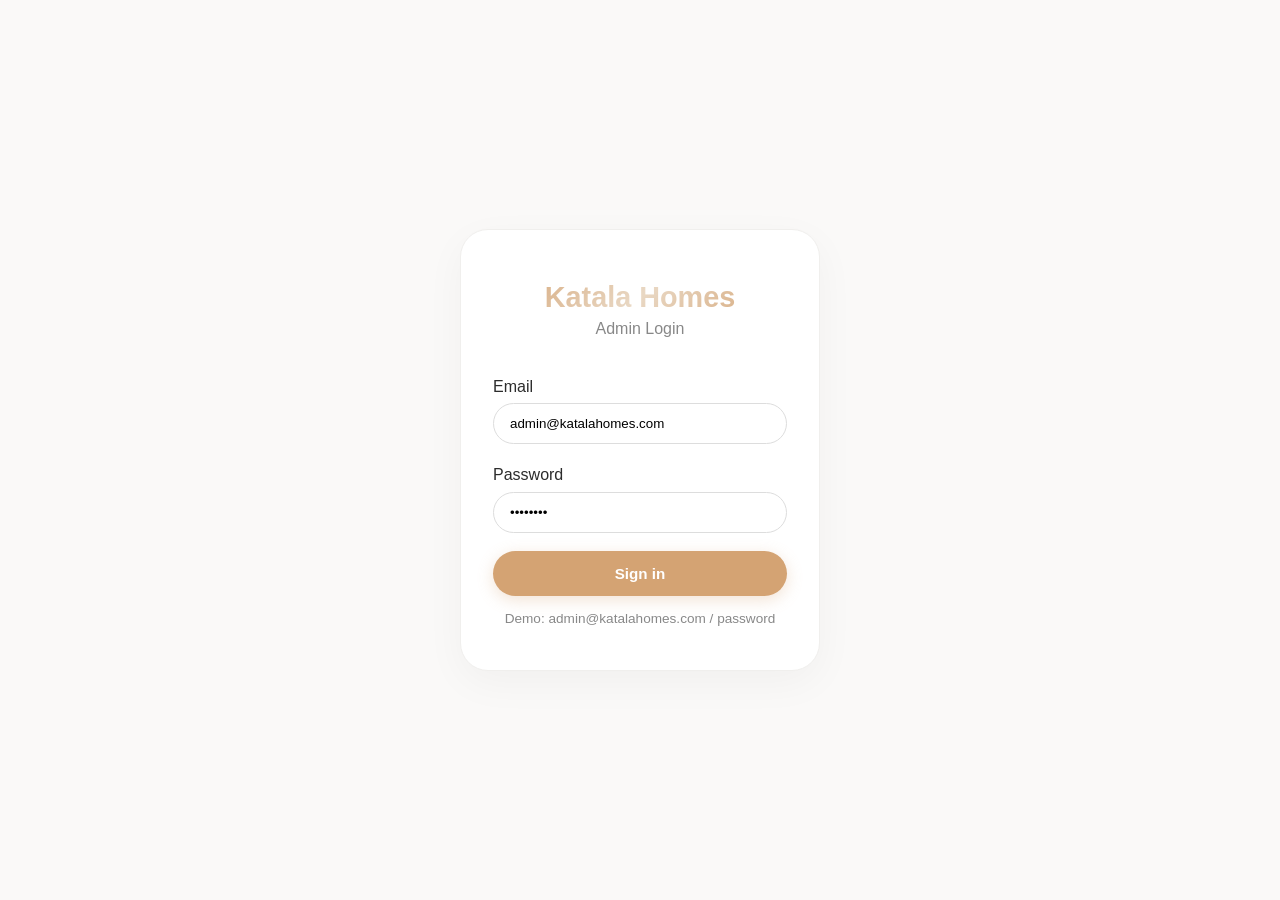
<file: admin/login.html>
<!DOCTYPE html>
<html lang="en">
<head>
    <meta charset="UTF-8" />
    <meta name="viewport" content="width=device-width, initial-scale=1.0" />
    <title>Admin Login · Katala Homes</title>
    <link rel="stylesheet" href="../css/style.css" />
    <link rel="stylesheet" href="../css/admin.css" />
    <link rel="stylesheet" href="../css/responsive.css" />
    <link rel="stylesheet" href="https://cdnjs.cloudflare.com/ajax/libs/font-awesome/6.0.0-beta3/css/all.min.css" />
</head>
<body class="admin-login-page">
    <div class="admin-login-container">
        <div class="admin-login-box">
            <div class="admin-login-header">
                <div style="display:flex;align-items:center;justify-content:center;gap:8px;margin-bottom:4px;">
                    
                </div>
                <h2 style="background:var(--gold-gradient);-webkit-background-clip:text;-webkit-text-fill-color:transparent;font-weight:800;">Katala Homes</h2>
                <p style="color:#888;margin-top:-4px;">Admin Login</p>
            </div>
            <form id="adminLoginForm">
                <div class="form-group">
                    <label>Email</label>
                    <input type="email" placeholder="admin@katalahomes.com" value="admin@katalahomes.com" required />
                </div>
                <div class="form-group">
                    <label>Password</label>
                    <input type="password" placeholder="••••••••" value="password" required />
                </div>
                <button type="submit" class="btn btn-primary" style="width:100%;">Sign in</button>
                <p style="text-align:center;margin-top:12px;font-size:0.85rem;color:#888;">Demo: admin@katalahomes.com / password</p>
            </form>
        </div>
    </div>
    <script>
        document.getElementById('adminLoginForm').addEventListener('submit', function(e) {
            e.preventDefault();
            window.location.href = 'dashboard.html';
        });
    </script>
</body>
</html>
</file>
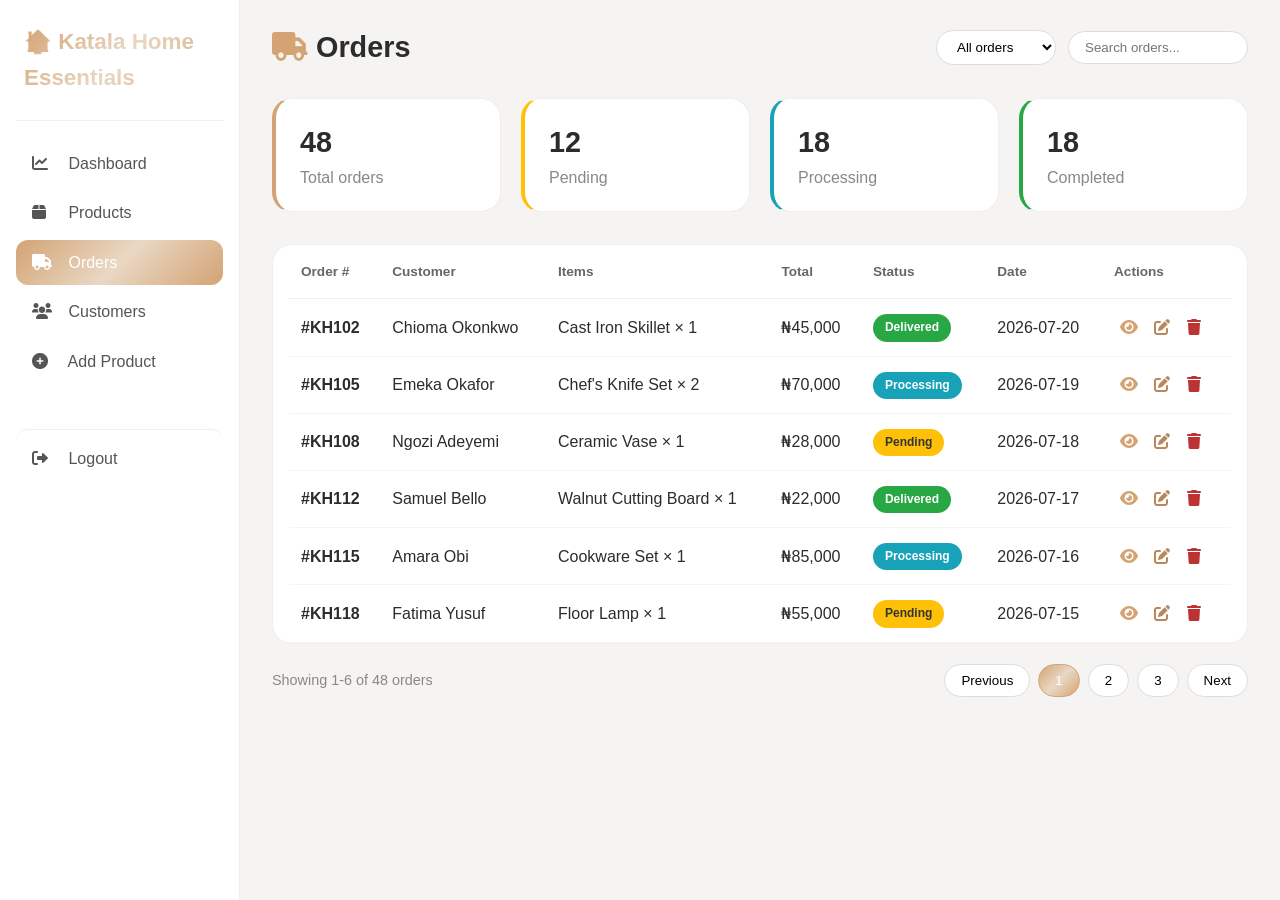
<file: admin/orders.html>
<!DOCTYPE html>
<html lang="en">
<head>
    <meta charset="UTF-8" />
    <meta name="viewport" content="width=device-width, initial-scale=1.0" />
    <title>Orders · Katala Home Essentials Admin</title>
    <link rel="stylesheet" href="../css/style.css" />
    <link rel="stylesheet" href="../css/admin.css" />
    <link rel="stylesheet" href="../css/responsive.css" />
    <link rel="stylesheet" href="https://cdnjs.cloudflare.com/ajax/libs/font-awesome/6.0.0-beta3/css/all.min.css" />
</head>
<body>
    <div class="admin-container">
        <aside class="admin-sidebar">
            <div class="admin-brand" style="display:flex;align-items:center;gap:8px;">
                <span style="background:var(--gold-gradient);-webkit-background-clip:text;-webkit-text-fill-color:transparent;font-weight:800;">🏠 Katala Home Essentials</span>
            </div>
            <nav class="admin-nav">
                <a href="dashboard.html"><i class="fas fa-chart-line"></i> Dashboard</a>
                <a href="products.html"><i class="fas fa-box"></i> Products</a>
                <a href="orders.html" class="active"><i class="fas fa-truck"></i> Orders</a>
                <a href="customers.html"><i class="fas fa-users"></i> Customers</a>
                <a href="add-product.html"><i class="fas fa-plus-circle"></i> Add Product</a>
                <a href="../index.html" style="margin-top:40px;border-top:1px solid #eee;padding-top:16px;"><i class="fas fa-sign-out-alt"></i> Logout</a>
            </nav>
        </aside>
        <main class="admin-main">
            <header class="admin-header">
                <h1><i class="fas fa-truck" style="color: var(--gold);"></i> Orders</h1>
                <div style="display:flex;gap:12px;align-items:center;">
                    <select style="padding:8px 16px;border-radius:60px;border:1px solid #ddd;background:white;">
                        <option>All orders</option>
                        <option>Pending</option>
                        <option>Processing</option>
                        <option>Shipped</option>
                        <option>Delivered</option>
                    </select>
                    <input type="text" placeholder="Search orders..." style="padding:8px 16px;border-radius:60px;border:1px solid #ddd;width:180px;" />
                </div>
            </header>

            <!-- Order Stats -->
            <div class="admin-stats" style="grid-template-columns: repeat(4, 1fr);">
                <div class="stat-card" style="border-left: 4px solid var(--gold);">
                    <h3>48</h3>
                    <p>Total orders</p>
                </div>
                <div class="stat-card" style="border-left: 4px solid #ffc107;">
                    <h3>12</h3>
                    <p>Pending</p>
                </div>
                <div class="stat-card" style="border-left: 4px solid #17a2b8;">
                    <h3>18</h3>
                    <p>Processing</p>
                </div>
                <div class="stat-card" style="border-left: 4px solid #28a745;">
                    <h3>18</h3>
                    <p>Completed</p>
                </div>
            </div>

            <div class="admin-table-wrapper">
                <table class="admin-table">
                    <thead>
                        <tr>
                            <th>Order #</th>
                            <th>Customer</th>
                            <th>Items</th>
                            <th>Total</th>
                            <th>Status</th>
                            <th>Date</th>
                            <th>Actions</th>
                        </tr>
                    </thead>
                    <tbody>
                        <tr>
                            <td><strong>#KH102</strong></td>
                            <td>Chioma Okonkwo</td>
                            <td>Cast Iron Skillet × 1</td>
                            <td>₦45,000</td>
                            <td><span class="badge" style="background: #28a745; color: white;">Delivered</span></td>
                            <td>2026-07-20</td>
                            <td><i class="fas fa-eye" style="color:var(--gold);"></i> <i class="fas fa-edit"></i> <i class="fas fa-trash" style="color:#b33;"></i></td>
                        </tr>
                        <tr>
                            <td><strong>#KH105</strong></td>
                            <td>Emeka Okafor</td>
                            <td>Chef's Knife Set × 2</td>
                            <td>₦70,000</td>
                            <td><span class="badge" style="background: #17a2b8; color: white;">Processing</span></td>
                            <td>2026-07-19</td>
                            <td><i class="fas fa-eye" style="color:var(--gold);"></i> <i class="fas fa-edit"></i> <i class="fas fa-trash" style="color:#b33;"></i></td>
                        </tr>
                        <tr>
                            <td><strong>#KH108</strong></td>
                            <td>Ngozi Adeyemi</td>
                            <td>Ceramic Vase × 1</td>
                            <td>₦28,000</td>
                            <td><span class="badge" style="background: #ffc107; color: #333;">Pending</span></td>
                            <td>2026-07-18</td>
                            <td><i class="fas fa-eye" style="color:var(--gold);"></i> <i class="fas fa-edit"></i> <i class="fas fa-trash" style="color:#b33;"></i></td>
                        </tr>
                        <tr>
                            <td><strong>#KH112</strong></td>
                            <td>Samuel Bello</td>
                            <td>Walnut Cutting Board × 1</td>
                            <td>₦22,000</td>
                            <td><span class="badge" style="background: #28a745; color: white;">Delivered</span></td>
                            <td>2026-07-17</td>
                            <td><i class="fas fa-eye" style="color:var(--gold);"></i> <i class="fas fa-edit"></i> <i class="fas fa-trash" style="color:#b33;"></i></td>
                        </tr>
                        <tr>
                            <td><strong>#KH115</strong></td>
                            <td>Amara Obi</td>
                            <td>Cookware Set × 1</td>
                            <td>₦85,000</td>
                            <td><span class="badge" style="background: #17a2b8; color: white;">Processing</span></td>
                            <td>2026-07-16</td>
                            <td><i class="fas fa-eye" style="color:var(--gold);"></i> <i class="fas fa-edit"></i> <i class="fas fa-trash" style="color:#b33;"></i></td>
                        </tr>
                        <tr>
                            <td><strong>#KH118</strong></td>
                            <td>Fatima Yusuf</td>
                            <td>Floor Lamp × 1</td>
                            <td>₦55,000</td>
                            <td><span class="badge" style="background: #ffc107; color: #333;">Pending</span></td>
                            <td>2026-07-15</td>
                            <td><i class="fas fa-eye" style="color:var(--gold);"></i> <i class="fas fa-edit"></i> <i class="fas fa-trash" style="color:#b33;"></i></td>
                        </tr>
                    </tbody>
                </table>
            </div>

            <!-- Pagination -->
            <div style="display:flex;justify-content:space-between;align-items:center;margin-top:20px;">
                <p style="color:#888;font-size:0.9rem;">Showing 1-6 of 48 orders</p>
                <div style="display:flex;gap:8px;">
                    <button style="padding:8px 16px;border:1px solid #ddd;border-radius:60px;background:white;cursor:pointer;">Previous</button>
                    <button style="padding:8px 16px;border:1px solid var(--gold);border-radius:60px;background:var(--gold);color:white;cursor:pointer;">1</button>
                    <button style="padding:8px 16px;border:1px solid #ddd;border-radius:60px;background:white;cursor:pointer;">2</button>
                    <button style="padding:8px 16px;border:1px solid #ddd;border-radius:60px;background:white;cursor:pointer;">3</button>
                    <button style="padding:8px 16px;border:1px solid #ddd;border-radius:60px;background:white;cursor:pointer;">Next</button>
                </div>
            </div>
        </main>
    </div>
    <script src="../js/admin.js"></script>
</body>
</html>
</file>
<file: css/style.css>
* {
    margin: 0;
    padding: 0;
    box-sizing: border-box;
}

/* Katala Home Essentials Brand Colors - Warm Home Theme */
:root {
    --gold: #D4A373;
    --gold-light: #E9D8C4;
    --gold-dark: #B8875A;
    --gold-gradient: linear-gradient(135deg, #D4A373 0%, #E9D8C4 50%, #D4A373 100%);
    --warm-brown: #8B6B4D;
    --cream: #FAF7F2;
    --charcoal: #2C2C2C;
}

/* Katala Homes Logo Styling */
.logo a {
    font-size: 1.8rem;
    font-weight: 800;
    letter-spacing: -0.02em;
    text-decoration: none;
    display: flex;
    align-items: center;
    gap: 8px;
}

.logo-icon {
    display: inline-flex;
    align-items: center;
    justify-content: center;
    width: 42px;
    height: 42px;
    background: var(--gold-gradient);
    border-radius: 12px;
    color: white;
    font-weight: 900;
    font-size: 1.4rem;
    box-shadow: 0 4px 12px rgba(212, 163, 115, 0.3);
    transition: transform 0.3s ease;
}

.logo-icon:hover {
    transform: scale(1.05);
}

.logo-text {
    background: var(--gold-gradient);
    -webkit-background-clip: text;
    -webkit-text-fill-color: transparent;
    background-clip: text;
    font-weight: 800;
    letter-spacing: -0.02em;
}

.logo-text i {
    -webkit-text-fill-color: var(--gold);
    margin-right: 4px;
}

/* Gold accent for active nav links */
.nav-links a.active {
    color: var(--gold-dark);
    font-weight: 600;
}

.nav-links a:hover {
    color: var(--gold);
}

/* Gold buttons */
.btn-primary {
    background: var(--gold-gradient);
    color: white;
    border: none;
    box-shadow: 0 4px 16px rgba(212, 163, 115, 0.3);
}

.btn-primary:hover {
    background: var(--gold-dark);
    transform: translateY(-2px);
    box-shadow: 0 8px 24px rgba(212, 163, 115, 0.4);
}

.btn-outline {
    background: transparent;
    color: var(--gold-dark);
    border: 2px solid var(--gold);
}

.btn-outline:hover {
    background: var(--gold);
    color: white;
}

/* Gold hero badge */
.hero-badge {
    background: var(--gold-gradient);
    color: white;
    font-weight: 700;
}

body {
    font-family: 'Inter', -apple-system, BlinkMacSystemFont, 'Segoe UI', Roboto, sans-serif;
    background: var(--cream);
    color: var(--charcoal);
    line-height: 1.6;
}

.container {
    max-width: 1280px;
    margin: 0 auto;
    padding: 0 24px;
}

/* Header */
.header {
    background: white;
    border-bottom: 1px solid #f0efed;
    position: sticky;
    top: 0;
    z-index: 100;
}

.navbar {
    display: flex;
    justify-content: space-between;
    align-items: center;
    padding: 18px 0;
    flex-wrap: wrap;
}

.logo a {
    font-size: 1.8rem;
    font-weight: 800;
    letter-spacing: -0.02em;
    color: var(--charcoal);
    text-decoration: none;
}

.logo i {
    margin-right: 6px;
}

.nav-links {
    display: flex;
    gap: 32px;
    list-style: none;
}

.nav-links a {
    text-decoration: none;
    color: #555;
    font-weight: 500;
    transition: 0.2s;
    font-size: 0.95rem;
}

.nav-links a:hover,
.nav-links a.active {
    color: var(--charcoal);
}

.nav-actions {
    display: flex;
    gap: 20px;
    font-size: 1.2rem;
    align-items: center;
}

.nav-actions a {
    color: var(--charcoal);
    text-decoration: none;
    position: relative;
}

.cart-count {
    background: var(--charcoal);
    color: white;
    font-size: 0.65rem;
    padding: 1px 7px;
    border-radius: 20px;
    position: absolute;
    top: -8px;
    right: -12px;
}

#menuToggle {
    display: none;
    cursor: pointer;
}

/* Buttons */
.btn {
    display: inline-block;
    padding: 14px 36px;
    border-radius: 60px;
    font-weight: 600;
    text-decoration: none;
    border: none;
    cursor: pointer;
    transition: 0.25s;
    font-size: 0.95rem;
}

.btn-primary {
    background: var(--gold);
    color: white;
}

.btn-primary:hover {
    background: var(--gold-dark);
    transform: translateY(-2px);
    box-shadow: 0 12px 24px -10px rgba(0,0,0,0.2);
}

.btn-outline {
    background: transparent;
    color: var(--charcoal);
    border: 2px solid var(--charcoal);
}

.btn-outline:hover {
    background: var(--charcoal);
    color: white;
}

/* Hero */
.hero {
    padding: 60px 0 80px;
    background: var(--cream);
}

.hero-grid {
    display: grid;
    grid-template-columns: 1fr 1fr;
    gap: 50px;
    align-items: center;
}

.hero-badge {
    display: inline-block;
    background: var(--gold-light);
    padding: 6px 16px;
    border-radius: 40px;
    font-size: 0.75rem;
    font-weight: 600;
    letter-spacing: 0.03em;
    text-transform: uppercase;
    margin-bottom: 16px;
    color: var(--gold-dark);
}

.hero-content h1 {
    font-size: 3.8rem;
    font-weight: 800;
    line-height: 1.1;
    letter-spacing: -0.02em;
    margin-bottom: 18px;
    color: var(--charcoal);
}

.hero-content p {
    color: #4a4a4a;
    font-size: 1.1rem;
    max-width: 440px;
    margin-bottom: 32px;
}

.hero-buttons {
    display: flex;
    gap: 16px;
    flex-wrap: wrap;
}

.hero-image img {
    width: 100%;
    height: auto;
    border-radius: 40px;
    background: var(--gold-light);
}

/* Product Grid */
.section-header {
    display: flex;
    justify-content: space-between;
    align-items: center;
    margin: 48px 0 28px;
}

.section-header h2 {
    font-size: 1.8rem;
    font-weight: 700;
    letter-spacing: -0.01em;
    color: var(--charcoal);
}

.view-all {
    color: #555;
    text-decoration: none;
    font-weight: 500;
    transition: 0.2s;
}

.view-all:hover {
    color: var(--charcoal);
}

.product-grid {
    display: grid;
    grid-template-columns: repeat(auto-fill, minmax(220px, 1fr));
    gap: 28px;
    margin-bottom: 40px;
}

.product-card {
    background: white;
    border-radius: 28px;
    padding: 16px 16px 20px;
    border: 1px solid #f0efed;
    transition: 0.25s ease;
    text-decoration: none;
    color: inherit;
    display: block;
}

.product-card:hover {
    transform: translateY(-8px);
    box-shadow: 0 24px 40px -12px rgba(0,0,0,0.12);
    border-color: var(--gold);
}

.product-card img {
    width: 100%;
    aspect-ratio: 1/1;
    object-fit: cover;
    border-radius: 20px;
    background: var(--gold-light);
}

.product-card .product-name {
    font-weight: 700;
    font-size: 1.05rem;
    margin-top: 12px;
    color: var(--charcoal);
}

.product-card .product-price {
    color: var(--gold-dark);
    font-weight: 600;
    margin-top: 4px;
}

/* Categories */
.category-grid {
    display: grid;
    grid-template-columns: repeat(auto-fit, minmax(180px, 1fr));
    gap: 24px;
    margin-bottom: 60px;
}

.category-card {
    padding: 40px 20px;
    border-radius: 28px;
    text-align: center;
    transition: 0.25s;
    cursor: pointer;
}

.category-card:hover {
    transform: translateY(-4px);
    box-shadow: 0 12px 24px -8px rgba(0,0,0,0.1);
}

.category-card i {
    font-size: 2.4rem;
    margin-bottom: 12px;
    color: var(--gold-dark);
}

.category-card h3 {
    font-weight: 600;
    color: var(--charcoal);
}

/* Page Header */
.page-header {
    padding: 40px 0 20px;
    background: white;
    border-bottom: 1px solid #f0efed;
}

.page-header h1 {
    font-size: 2.4rem;
    font-weight: 700;
    color: var(--charcoal);
}

.page-header p {
    color: #666;
}

/* Products Page */
.filter-bar {
    display: flex;
    justify-content: space-between;
    align-items: center;
    flex-wrap: wrap;
    gap: 16px;
    padding: 20px 0;
}

.filter-group {
    display: flex;
    gap: 12px;
}

.filter-group select {
    padding: 10px 20px;
    border: 1px solid #ddd;
    border-radius: 60px;
    background: white;
    font-family: inherit;
    cursor: pointer;
}

.product-count {
    color: #666;
    font-weight: 500;
}

/* Product Detail - Updated for Home Essentials */
.product-detail {
    padding: 40px 0 60px;
}

.product-detail-grid {
    display: grid;
    grid-template-columns: 1fr 1fr;
    gap: 50px;
}

.product-detail-image img {
    width: 100%;
    border-radius: 40px;
    background: var(--gold-light);
}

.product-detail-info h1 {
    font-size: 2.8rem;
    font-weight: 700;
    letter-spacing: -0.02em;
    color: var(--charcoal);
}

.product-detail-info .price {
    font-size: 2rem;
    font-weight: 700;
    margin: 16px 0 24px;
    color: var(--gold-dark);
}

.product-detail-info .description {
    color: #4a4a4a;
    margin-bottom: 28px;
    max-width: 400px;
}

.product-attributes {
    margin: 20px 0;
    padding: 16px;
    background: var(--cream);
    border-radius: 16px;
    border: 1px solid var(--gold-light);
}

.product-attributes div {
    padding: 6px 0;
    color: var(--charcoal);
}

.product-attributes strong {
    color: var(--gold-dark);
}

/* Cart Page */
.cart-page {
    padding: 40px 0 60px;
}

.cart-grid {
    display: grid;
    grid-template-columns: 2fr 1fr;
    gap: 40px;
}

.cart-items .empty-cart {
    padding: 40px 0;
    color: #666;
}

.cart-item {
    display: flex;
    gap: 20px;
    padding: 20px 0;
    border-bottom: 1px solid #f0efed;
}

.cart-item img {
    width: 80px;
    height: 80px;
    border-radius: 16px;
    background: var(--gold-light);
    object-fit: cover;
}

.cart-item-info {
    flex: 1;
}

.cart-item-info h4 {
    font-weight: 600;
    color: var(--charcoal);
}

.cart-item-info .price {
    color: var(--gold-dark);
}

.cart-item-remove {
    color: #b33;
    cursor: pointer;
    background: none;
    border: none;
}

.cart-summary {
    background: white;
    padding: 24px;
    border-radius: 28px;
    border: 1px solid #f0efed;
    height: fit-content;
}

.cart-summary h3 {
    margin-bottom: 20px;
    color: var(--charcoal);
}

.summary-row {
    display: flex;
    justify-content: space-between;
    padding: 10px 0;
}

.summary-row.total {
    font-weight: 700;
    font-size: 1.2rem;
    border-top: 1px solid #ddd;
    margin-top: 10px;
    padding-top: 16px;
    color: var(--gold-dark);
}

/* Checkout */
.checkout-page {
    padding: 40px 0 60px;
}

.checkout-grid {
    display: grid;
    grid-template-columns: 2fr 1fr;
    gap: 40px;
}

.checkout-form {
    background: white;
    padding: 32px;
    border-radius: 28px;
    border: 1px solid #f0efed;
}

.form-section {
    margin-bottom: 28px;
}

.form-section h3 {
    margin-bottom: 16px;
    color: var(--charcoal);
}

.form-row {
    display: grid;
    grid-template-columns: 1fr 1fr;
    gap: 12px;
}

.checkout-form input,
.checkout-form select,
.checkout-form textarea {
    width: 100%;
    padding: 12px 16px;
    border: 1px solid #ddd;
    border-radius: 60px;
    font-family: inherit;
    margin-bottom: 12px;
}

.checkout-form textarea {
    border-radius: 20px;
    resize: vertical;
}

.payment-options {
    display: flex;
    gap: 24px;
    margin: 12px 0;
}

.order-summary {
    background: white;
    padding: 24px;
    border-radius: 28px;
    border: 1px solid #f0efed;
    height: fit-content;
}

/* About Page */
.about-page {
    padding: 40px 0 60px;
}

.about-grid {
    display: grid;
    grid-template-columns: 1fr 1fr;
    gap: 50px;
    align-items: center;
}

.about-content h2 {
    font-size: 2rem;
    font-weight: 700;
    margin-bottom: 16px;
    color: var(--charcoal);
}

.about-content p {
    color: #4a4a4a;
    margin-bottom: 16px;
}

.stats {
    display: grid;
    grid-template-columns: repeat(3, 1fr);
    gap: 20px;
    margin-top: 24px;
}

.stats div span {
    font-size: 1.8rem;
    font-weight: 700;
    display: block;
    color: var(--gold-dark);
}

.stats div p {
    color: #888;
    font-size: 0.9rem;
    margin-top: 4px;
}

.about-image img {
    width: 100%;
    border-radius: 40px;
    background: var(--gold-light);
}

/* Contact Page */
.contact-page {
    padding: 40px 0 60px;
}

.contact-grid {
    display: grid;
    grid-template-columns: 1fr 2fr;
    gap: 40px;
}

.contact-info h3 {
    font-size: 1.4rem;
    margin-bottom: 20px;
    color: var(--charcoal);
}

.contact-item {
    display: flex;
    align-items: center;
    gap: 14px;
    margin-bottom: 16px;
}

.contact-item i {
    width: 20px;
    color: var(--gold-dark);
}

.contact-form {
    background: white;
    padding: 32px;
    border-radius: 28px;
    border: 1px solid #f0efed;
}

.contact-form input,
.contact-form textarea {
    width: 100%;
    padding: 12px 16px;
    border: 1px solid #ddd;
    border-radius: 60px;
    font-family: inherit;
    margin-bottom: 12px;
}

.contact-form textarea {
    border-radius: 20px;
    resize: vertical;
}

/* Footer */
.footer {
    background: white;
    border-top: 1px solid #f0efed;
    padding: 48px 0 24px;
    margin-top: 40px;
}

.footer-grid {
    display: grid;
    grid-template-columns: 2fr 1fr 1fr 1fr;
    gap: 40px;
    margin-bottom: 32px;
}

.footer-col h3,
.footer-col h4 {
    margin-bottom: 12px;
    color: var(--charcoal);
}

.footer-col p {
    color: #666;
    margin-bottom: 12px;
}

.footer-col a {
    display: block;
    color: #666;
    text-decoration: none;
    margin-bottom: 8px;
    transition: 0.2s;
}

.footer-col a:hover {
    color: var(--gold-dark);
}

.socials {
    display: flex;
    gap: 14px;
}

.socials a {
    color: #666;
    font-size: 1.2rem;
}

.socials a:hover {
    color: var(--gold-dark);
}

.footer-bottom {
    border-top: 1px solid #f0efed;
    padding-top: 20px;
    text-align: center;
    color: #888;
    font-size: 0.9rem;
}

@media (min-width: 1400px) {
    .product-grid {
        grid-template-columns: repeat(4, 1fr);
    }
}

@media (max-width: 1024px) {
    .product-grid {
        grid-template-columns: repeat(3, 1fr);
    }
}

@media (max-width: 768px) {
    .product-grid {
        grid-template-columns: repeat(2, 1fr);
        gap: 16px;
    }
}

@media (max-width: 480px) {
    .product-grid {
        grid-template-columns: repeat(2, 1fr);
        gap: 12px;
    }
}
</file>
<file: css/responsive.css>
/* Tablet */
@media (max-width: 1024px) {
    .hero-grid {
        grid-template-columns: 1fr;
    }
    .hero-content h1 {
        font-size: 2.8rem;
    }
    .product-detail-grid {
        grid-template-columns: 1fr;
    }
    .about-grid {
        grid-template-columns: 1fr;
    }
    .contact-grid {
        grid-template-columns: 1fr;
    }
    .cart-grid {
        grid-template-columns: 1fr;
    }
    .checkout-grid {
        grid-template-columns: 1fr;
    }
    .admin-content-grid {
        grid-template-columns: 1fr;
    }
    .footer-grid {
        grid-template-columns: 1fr 1fr;
    }
}

/* Mobile */
@media (max-width: 768px) {
    .nav-links {
        display: none;
        flex-direction: column;
        width: 100%;
        padding: 16px 0;
        gap: 12px;
    }
    .nav-links.open {
        display: flex;
    }
    #menuToggle {
        display: block;
    }
    .hero-content h1 {
        font-size: 2.2rem;
    }
    .hero-buttons {
        flex-direction: column;
    }
    .hero-buttons .btn {
        text-align: center;
    }
    .product-grid {
        grid-template-columns: repeat(auto-fill, minmax(160px, 1fr));
        gap: 16px;
    }
    .category-grid {
        grid-template-columns: 1fr 1fr;
    }
    .stats {
        grid-template-columns: 1fr;
    }
    .admin-sidebar {
        width: 60px;
        padding: 16px 8px;
    }
    .admin-sidebar .admin-brand span {
        display: none;
    }
    .admin-sidebar .admin-nav a span {
        display: none;
    }
    .admin-sidebar .admin-nav a i {
        margin-right: 0;
    }
    .admin-main {
        padding: 16px;
    }
    .filter-bar {
        flex-direction: column;
        align-items: flex-start;
    }
    .filter-group {
        flex-wrap: wrap;
    }
    .form-row {
        grid-template-columns: 1fr;
    }
    .footer-grid {
        grid-template-columns: 1fr;
    }
}

/* Small Mobile */
@media (max-width: 480px) {
    .container {
        padding: 0 16px;
    }
    .product-grid {
        grid-template-columns: 1fr 1fr;
        gap: 12px;
    }
    .product-card {
        padding: 12px;
    }
    .admin-table-wrapper {
        overflow-x: auto;
    }
}
</file>
<file: css/admin.css>
/* Admin Layout */
.admin-container {
    display: flex;
    min-height: 100vh;
    background: #f5f4f2;
}

/* Katala Home Essentials Admin Theme */
:root {
    --gold: #D4A373;
    --gold-light: #E9D8C4;
    --gold-dark: #B8875A;
    --gold-gradient: linear-gradient(135deg, #D4A373 0%, #E9D8C4 50%, #D4A373 100%);
}

.admin-brand {
    color: var(--gold-dark);
}

.admin-nav a.active {
    background: var(--gold-gradient);
    color: white;
}

.admin-nav a:hover {
    color: var(--gold);
}

/* Stat cards with gold border */
.stat-card {
    border-left: 4px solid var(--gold);
}

/* Table header gold accent */
.admin-table th {
    color: var(--gold-dark);
    border-bottom: 2px solid var(--gold);
}

/* Gold icons */
.admin-table td i.fa-eye {
    color: var(--gold);
}

.admin-table td i.fa-edit {
    color: var(--gold-dark);
}

/* Badge colors */
.badge {
    font-weight: 600;
}

/* Quick add form gold border */
#quickAddProductForm input:focus,
#quickAddProductForm select:focus {
    border-color: var(--gold);
    box-shadow: 0 0 0 3px rgba(212, 163, 115, 0.1);
}

/* Pagination active */
button[style*="var(--gold)"] {
    background: var(--gold-gradient) !important;
}

.admin-sidebar {
    width: 240px;
    background: white;
    border-right: 1px solid #f0efed;
    padding: 24px 16px;
    position: sticky;
    top: 0;
    height: 100vh;
    overflow-y: auto;
}

.admin-brand {
    font-size: 1.4rem;
    font-weight: 800;
    padding: 0 8px 24px;
    border-bottom: 1px solid #f0efed;
    margin-bottom: 20px;
}

.admin-brand i {
    margin-right: 8px;
}

.admin-nav {
    display: flex;
    flex-direction: column;
    gap: 4px;
}

.admin-nav a {
    padding: 10px 16px;
    border-radius: 12px;
    text-decoration: none;
    color: #555;
    font-weight: 500;
    transition: 0.2s;
}

.admin-nav a:hover {
    background: #f5f4f2;
    color: #1e1e1e;
}

.admin-nav a.active {
    background: var(--gold-gradient);
    color: white;
}

.admin-nav a i {
    margin-right: 12px;
    width: 20px;
}

.admin-main {
    flex: 1;
    padding: 24px 32px 40px;
}

.admin-header {
    display: flex;
    justify-content: space-between;
    align-items: center;
    margin-bottom: 28px;
}

.admin-header h1 {
    font-size: 1.8rem;
    font-weight: 700;
    color: var(--charcoal);
}

.admin-user {
    display: flex;
    align-items: center;
    gap: 10px;
    font-weight: 500;
}

.admin-user i {
    font-size: 1.6rem;
}

/* Admin Stats */
.admin-stats {
    display: grid;
    grid-template-columns: repeat(auto-fit, minmax(180px, 1fr));
    gap: 20px;
    margin-bottom: 32px;
}

.stat-card {
    background: white;
    padding: 20px 24px;
    border-radius: 20px;
    border: 1px solid #f0efed;
}

.stat-card h3 {
    font-size: 1.8rem;
    font-weight: 700;
    color: var(--charcoal);
}

.stat-card p {
    color: #888;
    font-weight: 500;
}

/* Admin Content Grid */
.admin-content-grid {
    display: grid;
    grid-template-columns: 1fr 1fr;
    gap: 28px;
}

.admin-card {
    background: white;
    padding: 24px;
    border-radius: 20px;
    border: 1px solid #f0efed;
}

.admin-card h3 {
    margin-bottom: 16px;
    font-weight: 600;
    color: var(--charcoal);
}

.admin-list {
    display: flex;
    flex-direction: column;
    gap: 8px;
}

.admin-item {
    display: flex;
    justify-content: space-between;
    padding: 10px 0;
    border-bottom: 1px solid #f5f4f2;
}

.admin-item:last-child {
    border-bottom: none;
}

/* Admin Table */
.admin-table-wrapper {
    background: white;
    border-radius: 20px;
    border: 1px solid #f0efed;
    overflow: hidden;
    padding: 0 16px;
}

.admin-table {
    width: 100%;
    border-collapse: collapse;
}

.admin-table th {
    text-align: left;
    padding: 16px 12px;
    font-weight: 600;
    color: #666;
    font-size: 0.85rem;
    border-bottom: 1px solid #f0efed;
}

.admin-table td {
    padding: 14px 12px;
    border-bottom: 1px solid #f5f4f2;
}

.admin-table td i {
    margin: 0 6px;
    cursor: pointer;
    transition: 0.2s;
}

.admin-table td i:hover {
    color: #1e1e1e;
}

.badge {
    display: inline-block;
    padding: 4px 12px;
    border-radius: 40px;
    font-size: 0.75rem;
    font-weight: 600;
    background: #eae7e2;
}

/* Admin Form */
.admin-form-container {
    background: white;
    border-radius: 20px;
    border: 1px solid #f0efed;
    padding: 32px;
    max-width: 600px;
}

.admin-form .form-group {
    margin-bottom: 20px;
}

.admin-form .form-group label {
    display: block;
    font-weight: 600;
    margin-bottom: 6px;
    color: var(--charcoal);
}

.admin-form .form-group input,
.admin-form .form-group select,
.admin-form .form-group textarea {
    width: 100%;
    padding: 12px 16px;
    border: 1px solid #ddd;
    border-radius: 60px;
    font-family: inherit;
}

.admin-form .form-group textarea {
    border-radius: 20px;
    resize: vertical;
}

.form-actions {
    display: flex;
    gap: 12px;
    margin-top: 24px;
}

/* Admin Login */
.admin-login-page {
    display: flex;
    align-items: center;
    justify-content: center;
    min-height: 100vh;
    background: #faf9f8;
}

.admin-login-container {
    width: 100%;
    max-width: 400px;
    padding: 20px;
}

.admin-login-box {
    background: white;
    padding: 40px 32px;
    border-radius: 28px;
    border: 1px solid #f0efed;
    box-shadow: 0 12px 40px rgba(0,0,0,0.04);
}

.admin-login-header {
    text-align: center;
    margin-bottom: 32px;
}

.admin-login-header i {
    font-size: 3rem;
    margin-bottom: 8px;
}

.admin-login-header h2 {
    font-size: 1.8rem;
    font-weight: 700;
    color: var(--charcoal);
}

.admin-login-header p {
    color: #888;
}

.admin-login-box .form-group {
    margin-bottom: 18px;
}

.admin-login-box .form-group label {
    display: block;
    font-weight: 500;
    margin-bottom: 4px;
    color: var(--charcoal);
}

.admin-login-box .form-group input {
    width: 100%;
    padding: 12px 16px;
    border: 1px solid #ddd;
    border-radius: 60px;
    font-family: inherit;
}
</file>
